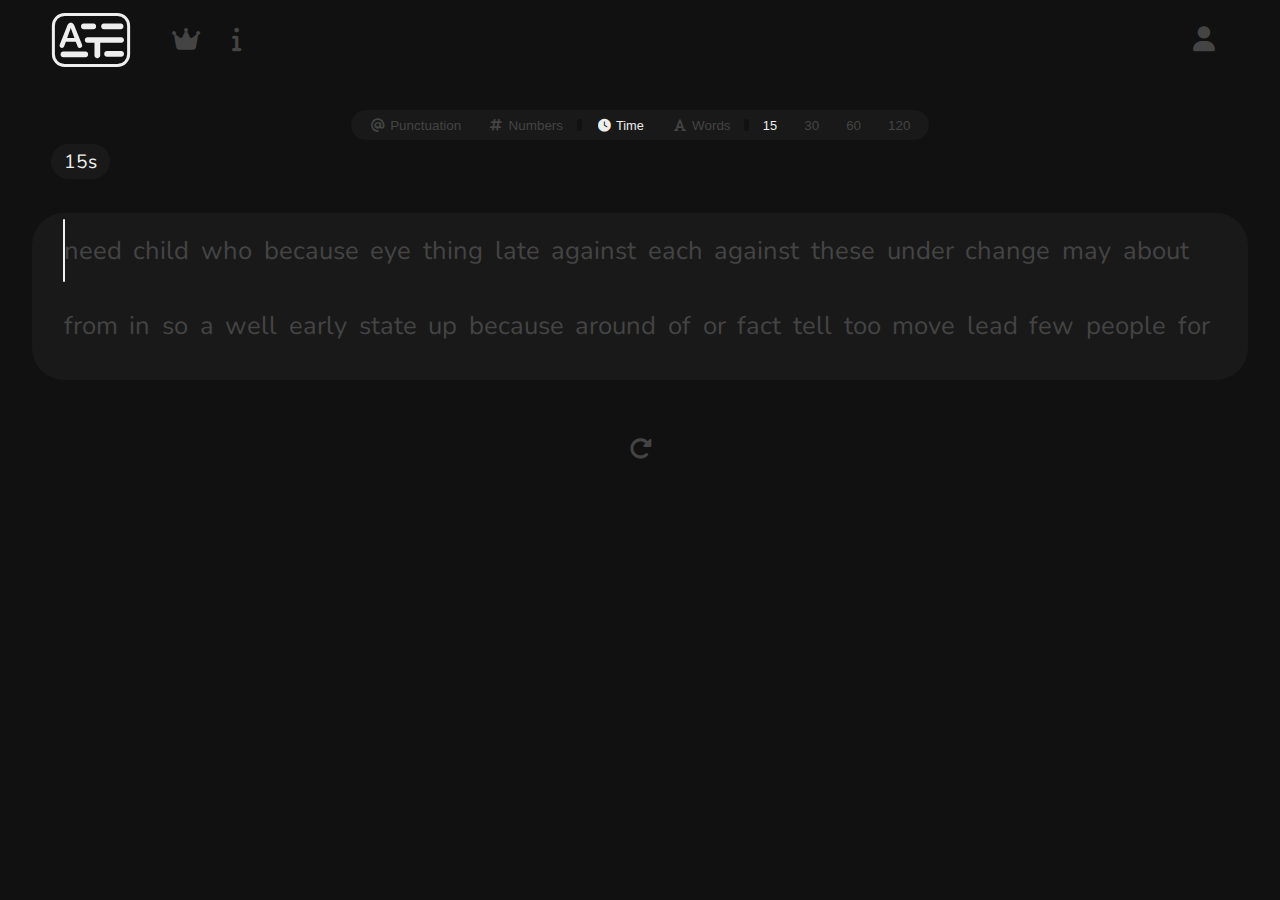
<file: index.html>
<!DOCTYPE html>
<html lang="en">
  <head>
    <meta charset="UTF-8" />
    <meta
      name="viewport"
      content="width=device-width, initial-scale=1.00, minimum-scale=1.00, maximum-scale=1.00, user-scalable=no"
    />
    <link rel="preconnect" href="https://fonts.googleapis.com" />
    <link rel="preconnect" href="https://fonts.gstatic.com" crossorigin />
    <link
      href="https://fonts.googleapis.com/css2?family=Lexend+Deca:wght@100..900&display=swap"
      rel="stylesheet"
    />
    <link rel="preconnect" href="https://fonts.googleapis.com" />
    <link rel="preconnect" href="https://fonts.gstatic.com" crossorigin />
    <link
      rel="stylesheet"
      href="https://fonts.googleapis.com/css2?family=Material+Symbols+Outlined:opsz,wght,FILL,GRAD@20..48,100..700,0..1,-50..200&icon_names=info"
    />
    <link
      href="https://fonts.googleapis.com/css2?family=Nunito:ital,wght@0,200..1000;1,200..1000&display=swap"
      rel="stylesheet"
    />
    <link
      rel="stylesheet"
      href="https://cdnjs.cloudflare.com/ajax/libs/font-awesome/6.4.2/css/all.min.css"
    />
    <link rel="stylesheet" href="./styles.css" />
    <link
      rel="stylesheet"
      href="https://fonts.googleapis.com/css2?family=Material+Symbols+Outlined:opsz,wght,FILL,GRAD@20..48,100..700,0..1,-50..200&icon_names=schedule"
    />
    <link rel="icon" type="image/x-icon" sizes="32x32" href="A-Type-Logo.ico" />
    <title>A-type | A minimalistic typing test website</title>
    <meta
      name="description"
      content="typing test website with a minimal design. Test yourself in various modes, track your progress and improve your speed."
    />
    <meta
      name="keywords"
      content="typing speed test, typing speedtest, typing test, speedtest, speed test, typing, test, typing-test, typing test, types, type, wpm, words per minute, typing website, minimalistic, custom typing test, customizable, customisable, themes, random words, smooth caret, smooth, new, new typing site, new typing website, minimalist typing website, minimalistic typing website, minimalist typing test"
    />
    <meta
      property="og:title"
      content="A-Type | A minimalistic typing test website"
    />
    <meta property="og:type" content="website" />
    <script type="module" src="./scripts.js"></script>
  </head>
  <body>
    <section class="header">
      <div>
        <img
          src="logo.svg"
          alt="logo"
          onclick="window.open('./index.html', '_parent')"
        />
        <h1>A-Type</h1>
      </div>
      <div class="hsbtns">
        <button onclick="window.open('./leaderboard.html', '_parent')">
          <div class="icon-container">
            <i class="fas fa-fw fa-crown fa-lg"></i>
          </div>
        </button>
        <button onclick="window.open('./info.html', '_parent')">
          <div class="icon-container">
            <i class="fas fa-fw fa-info fa-lg"></i>
          </div>
        </button>
      </div>
      <div class="hebtns">
        <button onclick="window.open('./login.html', '_parent')">
          <div class="icon-container">
            <i class="fas fa-fw fa-user fa-lg"></i>
          </div>
        </button>
      </div>
    </section>
    <section class="main" id="main">
      <div class="container" id="container">
        <div class="controls-line">
          <div class="controls">
            <div class="buttons">
              <button id="punctuation">
                <i class="fas fa-fw fa-at"></i>
                Punctuation
              </button>
              <button id="numbers">
                <i class="fas fa-fw fa-hashtag"></i>
                Numbers
              </button>
              <div class="hr"></div>
              <button id="time-button">
                <i class="fas fa-fw fa-clock"></i>
                Time
              </button>
              <button id="words-button">
                <i class="fas fa-fw fa-font"></i>
                Words
              </button>
              <div class="hr"></div>
              <button class="btn1" id="btn1">10</button>
              <button class="btn2" id="btn2">25</button>
              <button class="btn3" id="btn3">50</button>
              <button class="btn4" id="btn4">100</button>
            </div>
            <div class="mobile-button">
              <i class="fas fa-bars"></i>
              <pre> Controls</pre>
            </div>
          </div>
        </div>
        <div class="typing-area" id="area">
          <span class="typing-lines" id="words"> </span>
        </div>
        <div class="timer" id="timer">
          <p class="timernum">15s</p>
        </div>
        <div class="reset">
          <button>
            <i id="reset-button" class="fas fa-rotate-right"></i>
          </button>
        </div>
      </div>
      <div class="mobile-menu hidden" id="mobileMenu">
        <button id="punctuation-mobile">
          <i class="fas fa-fw fa-at"></i>
          Punctuation
        </button>
        <button id="numbers-mobile">
          <i class="fas fa-fw fa-hashtag"></i>
          Numbers
        </button>
        <div class="hr2"></div>
        <button id="time-mobile">
          <i class="fas fa-fw fa-clock"></i>
          Time
        </button>
        <button id="words-mobile">
          <i class="fas fa-fw fa-font"></i>
          Words
        </button>
        <div class="hr2"></div>
        <button id="btn1-mobile">10</button>
        <button id="btn2-mobile">25</button>
        <button id="btn3-mobile">50</button>
        <button id="btn4-mobile">100</button>
      </div>
      <div id="container2">
        <div class="container2">
          <div class="list">
            <table>
              <tr>
                <th>wpm</th>
                <th>raw wpm</th>
                <th>characters</th>
                <th>acc</th>
                <th>time</th>
              </tr>
              <tr>
                <td id="wpm"></td>
                <td id="rawwpm"></td>
                <td class="hover" id="characters"></td>
                <td id="acc"></td>
                <td id="time"></td>
              </tr>
            </table>
          </div>
        </div>
        <div class="back-btn">
          <button id="back-button">
            <i class="fa-solid fa-angle-left"></i>
          </button>
        </div>
      </div>
    </section>
  </body>
</html>
</file>
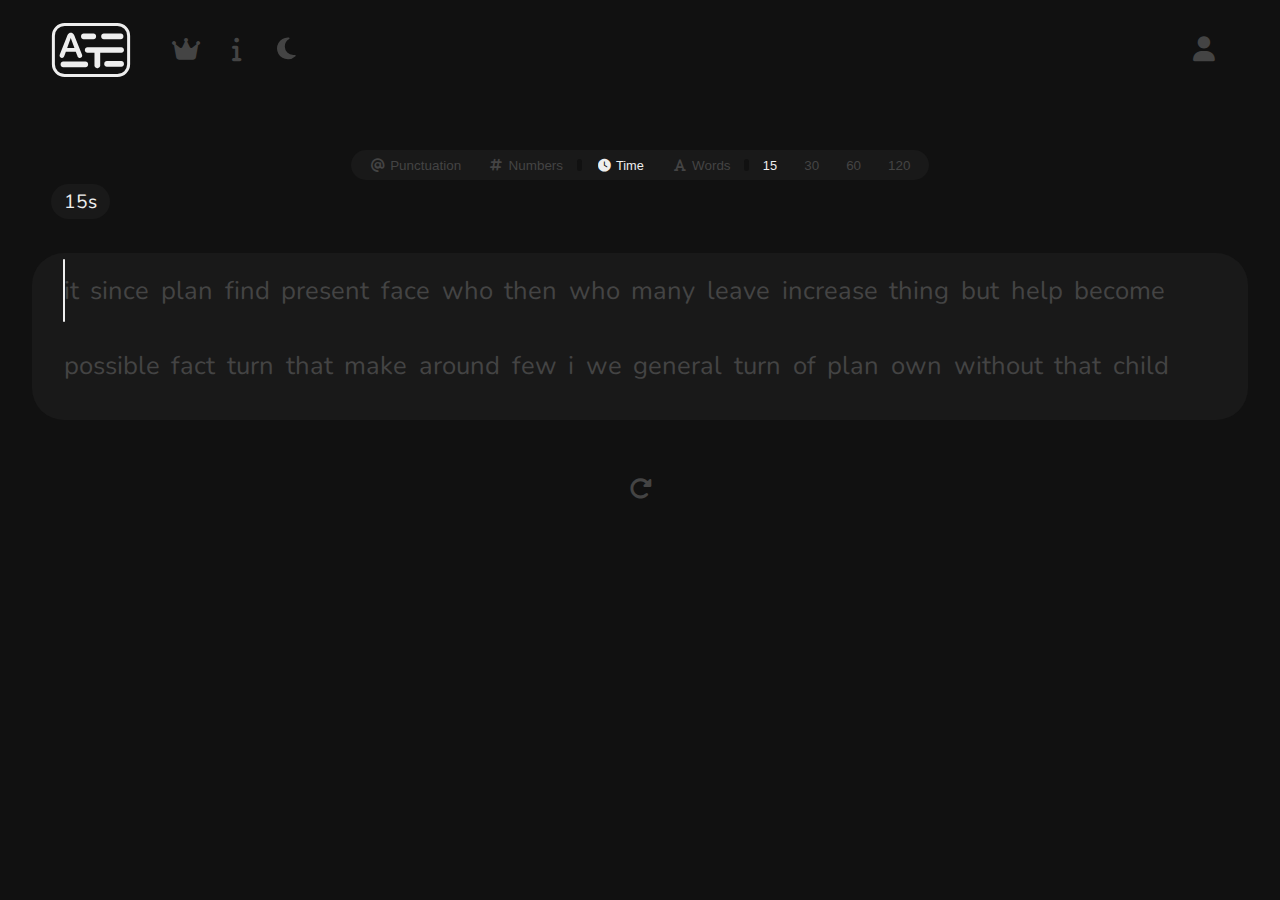
<file: docs/index.html>
<!DOCTYPE html>
<html lang="en">
  <head>
    <meta charset="UTF-8" />
    <meta
      name="viewport"
      content="width=device-width, initial-scale=1.00, minimum-scale=1.00, maximum-scale=1.00, user-scalable=no"
    />
    <link rel="preconnect" href="https://fonts.googleapis.com" />
    <link rel="preconnect" href="https://fonts.gstatic.com" crossorigin />
    <link
      href="https://fonts.googleapis.com/css2?family=Lexend+Deca:wght@100..900&display=swap"
      rel="stylesheet"
    />
    <link rel="preconnect" href="https://fonts.googleapis.com" />
    <link rel="preconnect" href="https://fonts.gstatic.com" crossorigin />
    <link
      rel="stylesheet"
      href="https://fonts.googleapis.com/css2?family=Material+Symbols+Outlined:opsz,wght,FILL,GRAD@20..48,100..700,0..1,-50..200&icon_names=info"
    />
    <link
      href="https://fonts.googleapis.com/css2?family=Nunito:ital,wght@0,200..1000;1,200..1000&display=swap"
      rel="stylesheet"
    />
    <link
      rel="stylesheet"
      href="https://cdnjs.cloudflare.com/ajax/libs/font-awesome/6.4.2/css/all.min.css"
    />
    <link rel="stylesheet" href="styles.css" />
    <link
      rel="stylesheet"
      href="https://fonts.googleapis.com/css2?family=Material+Symbols+Outlined:opsz,wght,FILL,GRAD@20..48,100..700,0..1,-50..200&icon_names=schedule"
    />
    <link
      rel="icon"
      type="image/x-icon"
      sizes="32x32"
      href="/assets/Logo/favicon/A-Type-Logo.ico"
    />
    <title>A-type | A minimalistic typing test website</title>
    <meta
      name="description"
      content="typing test website with a minimal design. Test yourself in various modes, track your progress and improve your speed."
    />
    <meta
      name="keywords"
      content="typing speed test, typing speedtest, typing test, speedtest, speed test, typing, test, typing-test, typing test, types, type, wpm, words per minute, typing website, minimalistic, custom typing test, customizable, customisable, themes, random words, smooth caret, smooth, new, new typing site, new typing website, minimalist typing website, minimalistic typing website, minimalist typing test"
    />
    <meta
      property="og:title"
      content="A-Type | A minimalistic typing test website"
    />
    <meta property="og:type" content="website" />
    <script type="module" src="scripts.js" defer></script>
  </head>
  <body>
    <section class="header">
      <div>
        <img
          src="/assets/Logo/logo.svg"
          alt="logo"
          onclick="window.open('/docs/index.html', '_parent')"
        />
        <h1>A-Type</h1>
      </div>
      <div class="hsbtns">
        <button
          onclick="window.open('/docs/leaderboard/leaderboard.html', '_parent')"
        >
          <div class="icon-container">
            <i class="fas fa-fw fa-crown fa-lg"></i>
          </div>
        </button>
        <button onclick="window.open('/docs/info/info.html', '_parent')">
          <div class="icon-container">
            <i class="fas fa-fw fa-info fa-lg"></i>
          </div>
        </button>
        <button id="theme-toggle">
          <div class="icon-container">
            <i class="fas fa-fw fa-moon fa-lg"></i>
          </div>
        </button>
      </div>
      <div class="hebtns">
        <button onclick="window.open('/docs/login/login.html', '_parent')">
          <div class="icon-container">
            <i class="fas fa-fw fa-user fa-lg"></i>
          </div>
        </button>
      </div>
    </section>
    <section class="main" id="main">
      <div class="container" id="container">
        <div class="controls-line">
          <div class="controls">
            <div class="buttons">
              <button id="punctuation">
                <i class="fas fa-fw fa-at"></i>
                Punctuation
              </button>
              <button id="numbers">
                <i class="fas fa-fw fa-hashtag"></i>
                Numbers
              </button>
              <div class="hr"></div>
              <button id="time-button">
                <i class="fas fa-fw fa-clock"></i>
                Time
              </button>
              <button id="words-button">
                <i class="fas fa-fw fa-font"></i>
                Words
              </button>
              <div class="hr"></div>
              <button class="btn1" id="btn1">10</button>
              <button class="btn2" id="btn2">25</button>
              <button class="btn3" id="btn3">50</button>
              <button class="btn4" id="btn4">100</button>
            </div>
            <div class="mobile-button">
              <i class="fas fa-bars"></i>
              <pre> Controls</pre>
            </div>
          </div>
        </div>
        <div class="typing-area" id="area">
          <span class="typing-lines" id="words"> </span>
        </div>
        <div class="timer" id="timer">
          <p class="timernum">15s</p>
        </div>
        <div class="reset">
          <button>
            <i id="reset-button" class="fas fa-rotate-right"></i>
          </button>
        </div>
      </div>
      <div class="mobile-menu hidden" id="mobileMenu">
        <button id="punctuation-mobile">
          <i class="fas fa-fw fa-at"></i>
          Punctuation
        </button>
        <button id="numbers-mobile">
          <i class="fas fa-fw fa-hashtag"></i>
          Numbers
        </button>
        <div class="hr2"></div>
        <button id="time-mobile">
          <i class="fas fa-fw fa-clock"></i>
          Time
        </button>
        <button id="words-mobile">
          <i class="fas fa-fw fa-font"></i>
          Words
        </button>
        <div class="hr2"></div>
        <button id="btn1-mobile">10</button>
        <button id="btn2-mobile">25</button>
        <button id="btn3-mobile">50</button>
        <button id="btn4-mobile">100</button>
      </div>
      <div id="container2">
        <div class="container2">
          <div class="list">
            <table>
              <tr>
                <th>wpm</th>
                <th>raw wpm</th>
                <th>characters</th>
                <th>acc</th>
                <th>time</th>
              </tr>
              <tr>
                <td id="wpm"></td>
                <td id="rawwpm"></td>
                <td class="hover" id="characters"></td>
                <td id="acc"></td>
                <td id="time"></td>
              </tr>
            </table>
          </div>
        </div>
        <div class="back-btn">
          <button id="back-button">
            <i class="fa-solid fa-angle-left"></i>
          </button>
        </div>
      </div>
    </section>
  </body>
</html>
</file>
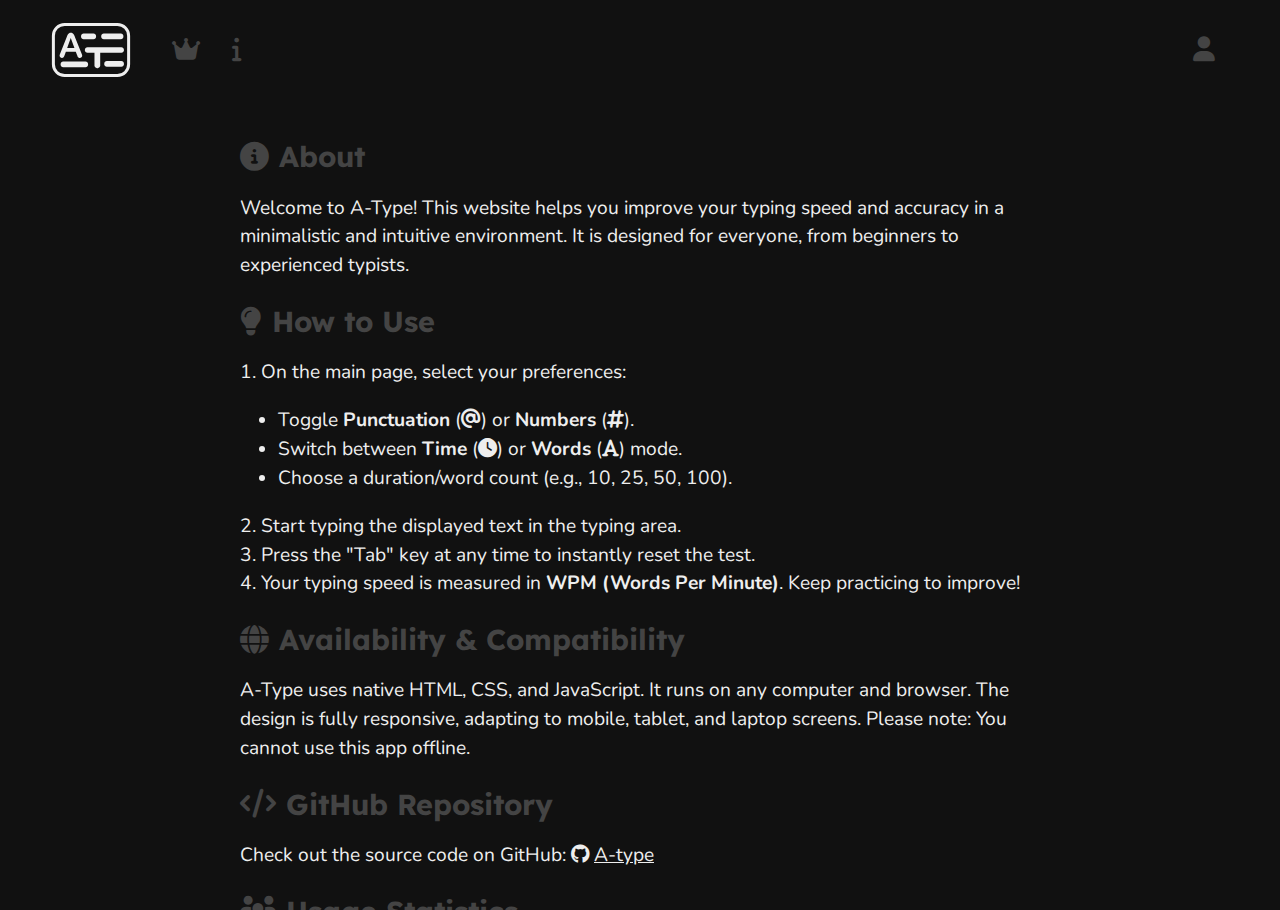
<file: info.html>
<!DOCTYPE html>
<html lang="en">
  <head>
    <meta charset="UTF-8" />
    <meta
      name="viewport"
      content="width=device-width, initial-scale=1.00, minimum-scale=1.00, maximum-scale=1.00, user-scalable=no"
    />
    <link rel="preconnect" href="https://fonts.googleapis.com" />
    <link rel="preconnect" href="https://fonts.gstatic.com" crossorigin />
    <link
      href="https://fonts.googleapis.com/css2?family=Lexend+Deca:wght@100..900&display=swap"
      rel="stylesheet"
    />
    <link rel="preconnect" href="https://fonts.googleapis.com" />
    <link rel="preconnect" href="https://fonts.gstatic.com" crossorigin />
    <link
      rel="stylesheet"
      href="https://fonts.googleapis.com/css2?family=Material+Symbols+Outlined:opsz,wght,FILL,GRAD@20..48,100..700,0..1,-50..200"
    />
    <link
      href="https://fonts.googleapis.com/css2?family=Nunito:ital,wght@0,200..1000;1,200..1000&display=swap"
      rel="stylesheet"
    />
    <link
      rel="stylesheet"
      href="https://cdnjs.cloudflare.com/ajax/libs/font-awesome/6.4.2/css/all.min.css"
    />
    <link rel="icon" type="image/x-icon" sizes="32x32" href="A-Type-Logo.ico" />
    <link rel="stylesheet" href="./info.css" />
    <title>A-type | Info</title>
    <meta
      name="description"
      content="Learn how to use A-Type, a minimalistic typing test website. Improve your typing speed and accuracy."
    />
    <meta
      name="keywords"
      content="typing speed test, typing test, wpm, minimalistic typing website, instructions"
    />
    <meta property="og:title" content="A-Type | Info" />
    <meta property="og:type" content="website" />
    <script type="module" src="./info.js"></script>
  </head>
  <body>
    <section class="header">
      <div>
        <img
          src="logo.svg"
          alt="logo"
          onclick="window.open('./index.html', '_parent')"
        />
        <h1>A-Type</h1>
      </div>
      <div class="hsbtns">
        <button onclick="window.open('./leaderboard.html', '_parent')">
          <div class="icon-container">
            <i class="fas fa-fw fa-crown fa-lg"></i>
          </div>
        </button>
        <button onclick="window.open('./info.html', '_parent')">
          <div class="icon-container">
            <i class="fas fa-fw fa-info fa-lg"></i>
          </div>
        </button>
      </div>
      <div class="hebtns">
        <button onclick="window.open('./login.html', '_parent')">
          <div class="icon-container">
            <i class="fas fa-fw fa-user fa-lg"></i>
          </div>
        </button>
      </div>
    </section>
    <section class="main">
      <div class="container">
        <div class="about">
          <h2><i class="fas fa-info-circle"></i> About</h2>
          <p>
            Welcome to A-Type! This website helps you improve your typing speed
            and accuracy in a minimalistic and intuitive environment. It is
            designed for everyone, from beginners to experienced typists.
          </p>
        </div>
        <div class="how">
          <h2><i class="fa-solid fa-lightbulb"></i> How to Use</h2>
          <p>1. On the main page, select your preferences:</p>
          <ul>
            <li>
              Toggle <b>Punctuation</b> (<i class="fas fa-at"></i>) or
              <b>Numbers</b> (<i class="fas fa-hashtag"></i>).
            </li>
            <li>
              Switch between <b>Time</b> (<i class="fas fa-clock"></i>) or
              <b>Words</b> (<i class="fas fa-font"></i>) mode.
            </li>
            <li>Choose a duration/word count (e.g., 10, 25, 50, 100).</li>
          </ul>
          <p>
            2. Start typing the displayed text in the typing area.<br />
            3. Press the "Tab" key at any time to instantly reset the test.<br />
            4. Your typing speed is measured in <b>WPM (Words Per Minute)</b>.
            Keep practicing to improve!
          </p>
        </div>
        <div class="availablility">
          <h2><i class="fas fa-globe"></i> Availability &amp; Compatibility</h2>
          <p>
            A-Type uses native HTML, CSS, and JavaScript. It runs on any
            computer and browser. The design is fully responsive, adapting to
            mobile, tablet, and laptop screens. Please note: You cannot use this
            app offline.
          </p>
        </div>
        <div class="github">
          <h2><i class="fas fa-code"></i> GitHub Repository</h2>
          <p>
            Check out the source code on GitHub:
            <a
              href="https://github.com/developers-together/A-type"
              target="_blank"
              ><i class="fa-brands fa-github github-icon"></i>A-type</a
            >
          </p>
        </div>
        <div class="stat">
          <h2><i class="fas fa-users"></i> Usage Statistics</h2>
          <p>Tests completed by users: <span id="test-count">0</span></p>
        </div>
        <div class="cost">
          <h2><i class="fas fa-money-bill-alt"></i> Cost</h2>
          <p>
            This website is completely free to use. No subscriptions, no hidden
            fees.
          </p>
        </div>
        <div class="dev">
          <h2><i class="fas fa-user-friends"></i> Developers</h2>
          <p>Meet the team behind A-Type:</p>
          <h3>
            <button class="collapsible-btn" data-target="#web-project-content">
              Web Project
            </button>
          </h3>
          <div id="web-project-content" class="hidden">
            <ul>
              <li>Abdallah elrouby - 320230016</li>
              <li>Adham haitham - 320230021</li>
              <li>Ahmed mohamed - 320230062</li>
              <li>Ezzeldin Shadi - 320220038</li>
              <li>Mohamed adham - 320230001</li>
              <li>Mohamed hussein - 320230008</li>
              <li>Omar sayed - 320230020</li>
              <li>Shehab mohamed - 320230009</li>
              <li>Ziad elsayed - 320230025</li>
              <li>Ziad gaber - 320230015</li>
            </ul>
          </div>
          <h3>
            <button
              class="collapsible-btn"
              data-target="#software-project-content"
            >
              Software Project
            </button>
          </h3>
          <div id="software-project-content" class="hidden">
            <ul>
              <li>Adham haitham - 320230021</li>
              <li>Mohamed adham - 320230001</li>
              <li>Mohamed hussein - 320230008</li>
              <li>Shehab mohamed - 320230009</li>
              <li>Ziad elsayed - 320230025</li>
            </ul>
          </div>
        </div>
      </div>
    </section>
  </body>
</html>
</file>
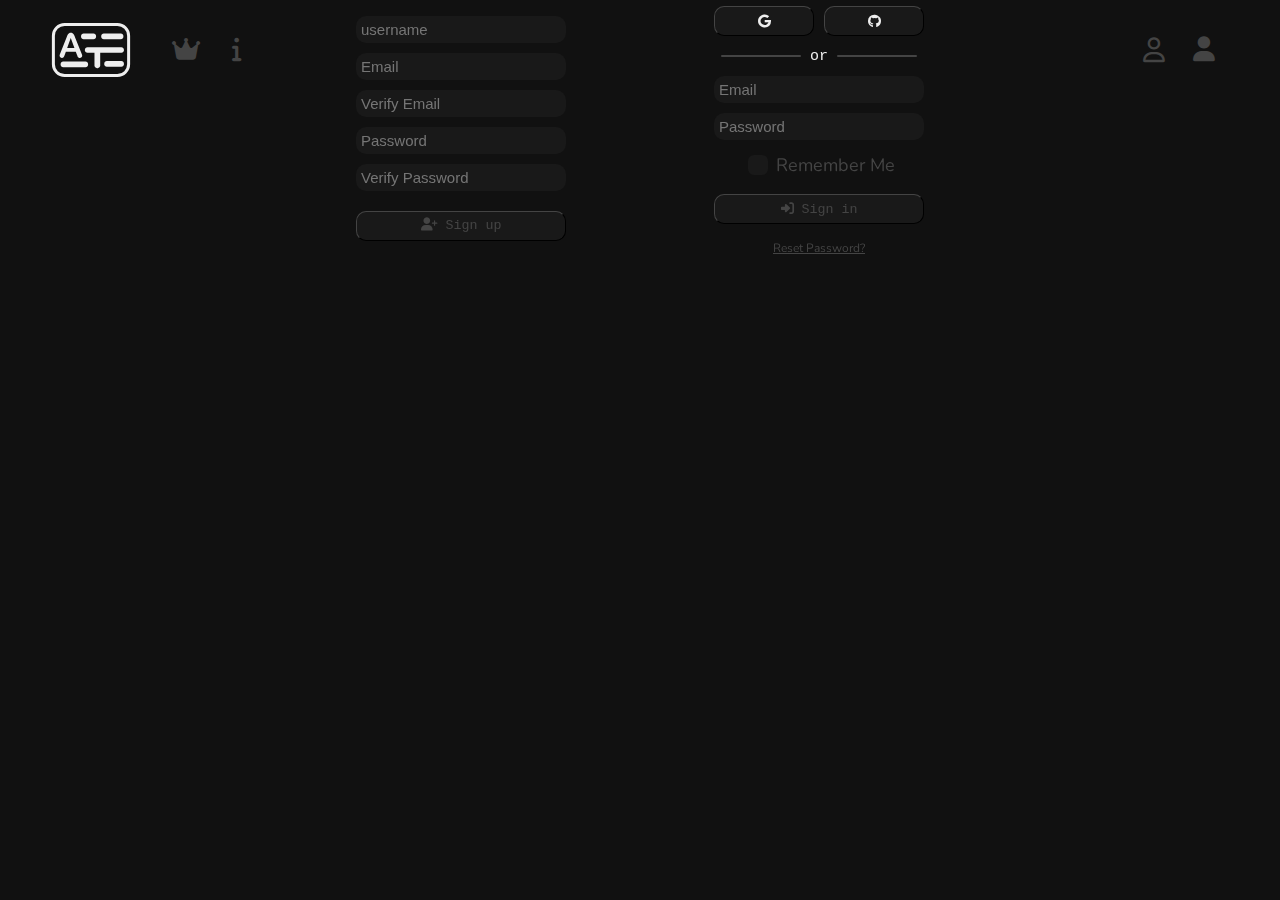
<file: login.html>
<!DOCTYPE html>
<html lang="en">
  <head>
    <meta charset="UTF-8" />
    <meta name="viewport" content="width=device-width, initial-scale=1.0" />
    <meta
      name="viewport"
      content="width=device-width, initial-scale=1.00, minimum-scale=1.00, maximum-scale=1.00, user-scalable=no"
    />
    <link rel="preconnect" href="https://fonts.googleapis.com" />
    <link rel="preconnect" href="https://fonts.gstatic.com" crossorigin />
    <link
      href="https://fonts.googleapis.com/css2?family=Lexend+Deca:wght@100..900&display=swap"
      rel="stylesheet"
    />
    <link rel="preconnect" href="https://fonts.googleapis.com" />
    <link rel="preconnect" href="https://fonts.gstatic.com" crossorigin />
    <link
      rel="stylesheet"
      href="https://fonts.googleapis.com/css2?family=Material+Symbols+Outlined:opsz,wght,FILL,GRAD@20..48,100..700,0..1,-50..200&icon_names=info"
    />
    <link
      href="https://fonts.googleapis.com/css2?family=Nunito:ital,wght@0,200..1000;1,200..1000&display=swap"
      rel="stylesheet"
    />
    <link
      rel="stylesheet"
      href="https://cdnjs.cloudflare.com/ajax/libs/font-awesome/6.4.2/css/all.min.css"
    />
    <link rel="stylesheet" href="./login.css" />
    <link
      rel="stylesheet"
      href="https://fonts.googleapis.com/css2?family=Material+Symbols+Outlined:opsz,wght,FILL,GRAD@20..48,100..700,0..1,-50..200&icon_names=schedule"
    />
    <link rel="icon" type="image/x-icon" sizes="32x32" href="A-Type-Logo.ico" />
    <script type="module" src="./login.js"></script>
    <title>A-type | A minimalistic typing test website</title>
  </head>
  <body>
    <section class="header">
      <div>
        <img
          src="logo.svg"
          alt="logo"
          onclick="window.open('./index.html', '_parent')"
        />
        <h1>A-Type</h1>
      </div>
      <div class="hsbtns">
        <button onclick="window.open('./leaderboard.html', '_parent')">
          <div class="icon-container">
            <i class="fas fa-fw fa-crown fa-lg"></i>
          </div>
        </button>
        <button onclick="window.open('./info.html', '_parent')">
          <div class="icon-container">
            <i class="fas fa-fw fa-info fa-lg"></i>
          </div>
        </button>
      </div>
      <div class="hebtns">
        <button <button onclick="window.open('./profile.html', '_parent')">
          <div class="icon-container">
            <i class="fa-regular fa-user"></i>
          </div>
        </button>
        <button onclick="window.open('./login.html', '_parent')">
          <div class="icon-container">
            <i class="fas fa-fw fa-user fa-lg"></i>
          </div>
        </button>
      </div>
    </section>
    <section class="main">
      <div class="container">
        <div class="signup">
          <pre><i class="fa-solid fa-user-plus"></i> Register</pre>
          <form id="signup-form">
            <input type="text" placeholder="username" />
            <input type="email" placeholder="Email" />
            <input type="email" placeholder="Verify Email" />
            <input type="password" placeholder="Password" />
            <input type="password" placeholder="Verify Password" />
            <button class="button" id="signup-button" type="submit" disabled>
              <pre><i class="fa-solid fa-user-plus"></i> Sign up</pre>
              <!-- <input type="submit" value="" hidden /> -->
            </button>
          </form>
        </div>
        <div class="login" id="login-form">
          <pre><i class="fa-solid fa-right-to-bracket"></i> Login</pre>
          <div class="auth">
            <button>
              <i class="fa-brands fa-google"></i>
            </button>
            <button>
              <i class="fa-brands fa-github"></i>
            </button>
          </div>
          <div class="or-line">
            <div class="hr"></div>
            <pre> or </pre>
            <div class="hr"></div>
          </div>
          <form>
            <input type="email" placeholder="Email" /> <br />
            <input type="password" placeholder="Password" /> <br />
            <div class="rememberme">
              <input type="checkbox" /> <label>Remember Me</label>
            </div>
            <br />
            <button class="button" id="login-button" type="submit" disabled>
              <pre><i class="fa-solid fa-right-to-bracket"></i> Sign in</pre>
            </button>
            <br />
          </form>
          <a href="" target="">Reset Password?</a>
        </div>
      </div>
    </section>
  </body>
</html>
</file>
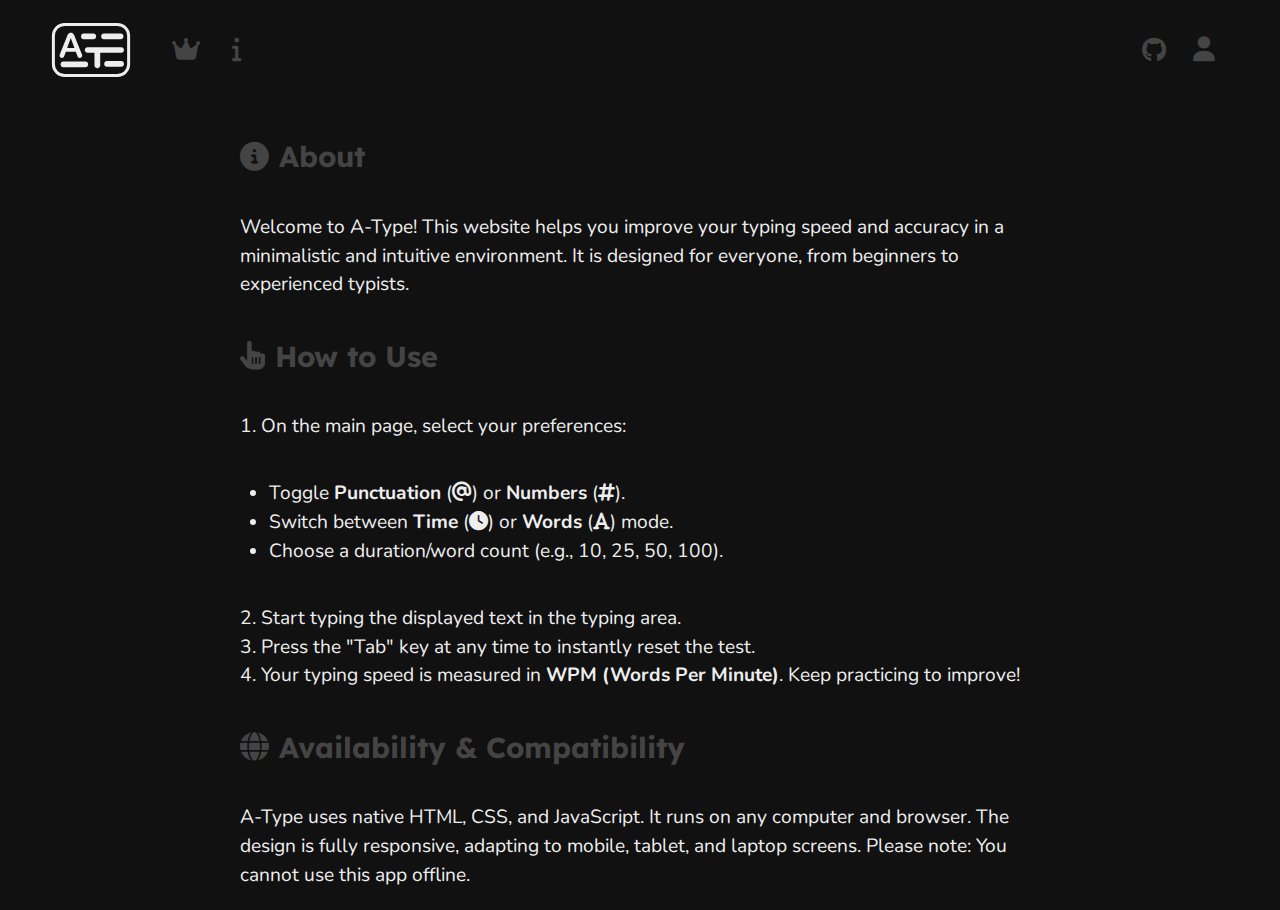
<file: docs/info/info.html>
<!DOCTYPE html>
<html lang="en">
  <head>
    <meta charset="UTF-8" />
    <meta
      name="viewport"
      content="width=device-width, initial-scale=1.00, minimum-scale=1.00, maximum-scale=1.00, user-scalable=no"
    />
    <link rel="preconnect" href="https://fonts.googleapis.com" />
    <link rel="preconnect" href="https://fonts.gstatic.com" crossorigin />
    <link
      href="https://fonts.googleapis.com/css2?family=Lexend+Deca:wght@100..900&display=swap"
      rel="stylesheet"
    />
    <link rel="preconnect" href="https://fonts.googleapis.com" />
    <link rel="preconnect" href="https://fonts.gstatic.com" crossorigin />
    <link
      rel="stylesheet"
      href="https://fonts.googleapis.com/css2?family=Material+Symbols+Outlined:opsz,wght,FILL,GRAD@20..48,100..700,0..1,-50..200"
    />
    <link
      href="https://fonts.googleapis.com/css2?family=Nunito:ital,wght@0,200..1000;1,200..1000&display=swap"
      rel="stylesheet"
    />
    <link
      rel="stylesheet"
      href="https://cdnjs.cloudflare.com/ajax/libs/font-awesome/6.4.2/css/all.min.css"
    />
    <link
      rel="icon"
      type="image/x-icon"
      sizes="32x32"
      href="/assets/Logo/favicon/A-Type-Logo.ico"
    />
    <link rel="stylesheet" href="info.css" />
    <title>A-type | Info</title>
    <meta
      name="description"
      content="Learn how to use A-Type, a minimalistic typing test website. Improve your typing speed and accuracy."
    />
    <meta
      name="keywords"
      content="typing speed test, typing test, wpm, minimalistic typing website, instructions"
    />
    <meta property="og:title" content="A-Type | Info" />
    <meta property="og:type" content="website" />
    <script type="module" src="info.js" defer></script>
  </head>
  <body>
    <section class="header">
      <div>
        <img
          src="/assets/Logo/logo.svg"
          alt="logo"
          onclick="window.open('/docs/index.html', '_parent')"
        />
        <h1>A-Type</h1>
      </div>
      <div class="hsbtns">
        <button
          onclick="window.open('/docs/leaderboard/leaderboard.html', '_parent')"
        >
          <div class="icon-container">
            <i class="fas fa-fw fa-crown fa-lg"></i>
          </div>
        </button>
        <button onclick="window.open('/docs/info/info.html', '_parent')">
          <div class="icon-container">
            <i class="fas fa-fw fa-info fa-lg"></i>
          </div>
        </button>
      </div>
      <div class="hebtns">
        <button
          onclick="window.open('https://github.com/developers-together/A-type', '_blank')"
        >
          <div class="icon-container">
            <i class="fa-brands fa-github"></i>
          </div>
        </button>
        <button onclick="window.open('/docs/login/login.html', '_parent')">
          <div class="icon-container">
            <i class="fas fa-fw fa-user fa-lg"></i>
          </div>
        </button>
      </div>
    </section>
    <section class="main">
      <div class="container">
        <h2><i class="fas fa-info-circle"></i> About</h2>
        <p>
          Welcome to A-Type! This website helps you improve your typing speed
          and accuracy in a minimalistic and intuitive environment. It is
          designed for everyone, from beginners to experienced typists.
        </p>
        <h2><i class="fas fa-hand-pointer"></i> How to Use</h2>
        <p>1. On the main page, select your preferences:</p>
        <ul>
          <li>
            Toggle <b>Punctuation</b> (<i class="fas fa-at"></i>) or
            <b>Numbers</b> (<i class="fas fa-hashtag"></i>).
          </li>
          <li>
            Switch between <b>Time</b> (<i class="fas fa-clock"></i>) or
            <b>Words</b> (<i class="fas fa-font"></i>) mode.
          </li>
          <li>Choose a duration/word count (e.g., 10, 25, 50, 100).</li>
        </ul>
        <p>
          2. Start typing the displayed text in the typing area.<br />
          3. Press the "Tab" key at any time to instantly reset the test.<br />
          4. Your typing speed is measured in <b>WPM (Words Per Minute)</b>.
          Keep practicing to improve!
        </p>
        <h2><i class="fas fa-globe"></i> Availability &amp; Compatibility</h2>
        <p>
          A-Type uses native HTML, CSS, and JavaScript. It runs on any computer
          and browser. The design is fully responsive, adapting to mobile,
          tablet, and laptop screens. Please note: You cannot use this app
          offline.
        </p>
        <h2><i class="fas fa-code"></i> GitHub Repository</h2>
        <p>
          Check out the source code on GitHub:
          <a
            href="https://github.com/developers-together/A-type"
            target="_blank"
            ><i class="fa-brands fa-github github-icon"></i>A-type</a
          >
        </p>
        <h2><i class="fas fa-users"></i> Usage Statistics</h2>
        <p>Tests completed by users: <span id="test-count">0</span></p>
        <h2><i class="fas fa-money-bill-alt"></i> Cost</h2>
        <p>
          This website is completely free to use. No subscriptions, no hidden
          fees.
        </p>
        <h2><i class="fas fa-user-friends"></i> Developers</h2>
        <p>Meet the team behind A-Type:</p>
        <h3>
          <button class="collapsible-btn" data-target="#web-project-content">
            Web Project
          </button>
        </h3>
        <div id="web-project-content" class="hidden">
          <ul>
            <li>Abdallah elrouby - 320230016</li>
            <li>Adham haitham - 320230021</li>
            <li>Ezzeldin Shadi - 320220038</li>
            <li>Mohamed adham - 320230001</li>
            <li>Mohamed hussein - 320230008</li>
            <li>Omar sayed - 320230020</li>
            <li>Shehab mohamed - 320230009</li>
            <li>Ziad elsayed - 320230025</li>
            <li>Ziad gaber - 320230015</li>
          </ul>
        </div>
        <h3>
          <button
            class="collapsible-btn"
            data-target="#software-project-content"
          >
            Software Project
          </button>
        </h3>
        <div id="software-project-content" class="hidden">
          <ul>
            <li>Adham haitham - 320230021</li>
            <li>Mohamed adham - 320230001</li>
            <li>Mohamed hussein - 320230008</li>
            <li>Shehab mohamed - 320230009</li>
            <li>Ziad elsayed - 320230025</li>
          </ul>
        </div>
      </div>
    </section>
  </body>
</html>
</file>
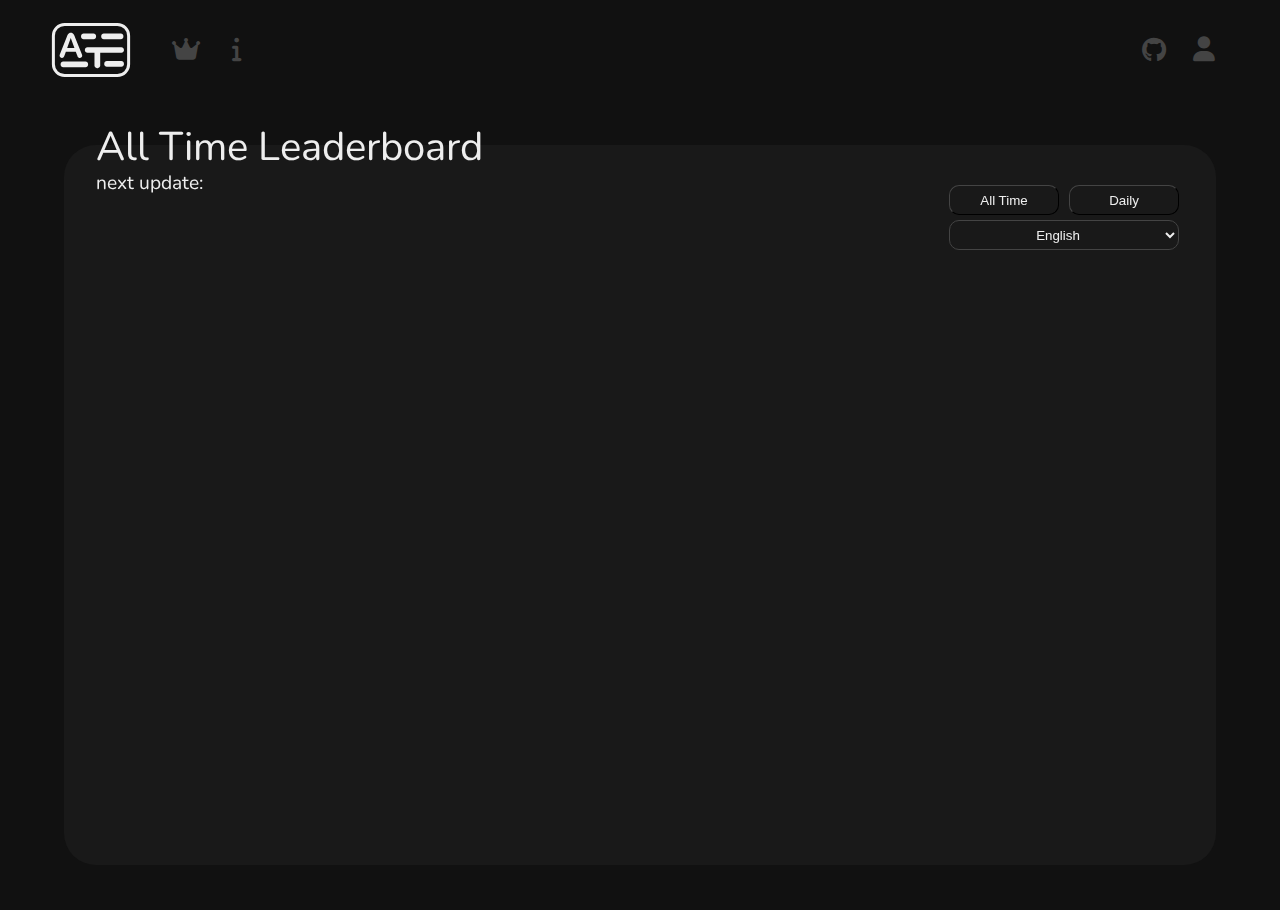
<file: docs/leaderboard/leaderboard.html>
<!DOCTYPE html>
<html lang="en">
  <head>
    <meta charset="UTF-8" />
    <meta name="viewport" content="width=device-width, initial-scale=1.0" />
    <meta
      name="viewport"
      content="width=device-width, initial-scale=1.00, minimum-scale=1.00, maximum-scale=1.00, user-scalable=no"
    />
    <link rel="preconnect" href="https://fonts.googleapis.com" />
    <link rel="preconnect" href="https://fonts.gstatic.com" crossorigin />
    <link
      href="https://fonts.googleapis.com/css2?family=Lexend+Deca:wght@100..900&display=swap"
      rel="stylesheet"
    />
    <link rel="preconnect" href="https://fonts.googleapis.com" />
    <link rel="preconnect" href="https://fonts.gstatic.com" crossorigin />
    <link
      rel="stylesheet"
      href="https://fonts.googleapis.com/css2?family=Material+Symbols+Outlined:opsz,wght,FILL,GRAD@20..48,100..700,0..1,-50..200&icon_names=info"
    />
    <link
      href="https://fonts.googleapis.com/css2?family=Nunito:ital,wght@0,200..1000;1,200..1000&display=swap"
      rel="stylesheet"
    />
    <link
      rel="stylesheet"
      href="https://cdnjs.cloudflare.com/ajax/libs/font-awesome/6.4.2/css/all.min.css"
    />
    <link rel="stylesheet" href="leaderboard.css" />
    <link
      rel="stylesheet"
      href="https://fonts.googleapis.com/css2?family=Material+Symbols+Outlined:opsz,wght,FILL,GRAD@20..48,100..700,0..1,-50..200&icon_names=schedule"
    />
    <link
      rel="icon"
      type="image/x-icon"
      sizes="32x32"
      href="/assets/Logo/favicon/A-Type-Logo.ico"
    />
    <title>A-type | A minimalistic typing test website</title>
  </head>
  <body>
    <section class="header">
      <div>
        <img
          src="/assets/Logo/logo.svg"
          alt="logo"
          onclick="window.open('/docs/index.html', '_parent')"
        />
        <h1>A-Type</h1>
      </div>
      <div class="hsbtns">
        <button
          onclick="window.open('/docs/leaderboard/leaderboard.html', '_parent')"
        >
          <div class="icon-container">
            <i class="fas fa-fw fa-crown fa-lg"></i>
          </div>
        </button>
        <button onclick="window.open('/docs/info/info.html', '_parent')">
          <div class="icon-container">
            <i class="fas fa-fw fa-info fa-lg"></i>
          </div>
        </button>
      </div>
      <div class="hebtns">
        <button
          onclick="window.open('https://github.com/developers-together/A-type.github.io', '_blank')"
        >
          <div class="icon-container">
            <i class="fa-brands fa-github"></i>
          </div>
        </button>
        <button onclick="window.open('/docs/login/login.html', '_parent')">
          <div class="icon-container">
            <i class="fas fa-fw fa-user fa-lg"></i>
          </div>
        </button>
      </div>
    </section>
    <section class="main">
      <div class="screen">
        <div class="container">
          <div class="containerhead">
            <span class="title">All Time Leaderboard</span>
            <span class="span">next update: </span>
            <div class="filters">
              <div class="buttons">
                <button>
                  <p>All Time</p>
                </button>
                <br />
                <button>
                  <p>Daily</p>
                </button>
              </div>
              <select name="languages">
                <option>English</option>
                <option>Spanish</option>
                <option>Italian</option>
              </select>
            </div>
          </div>
        </div>
      </div>
    </section>
  </body>
</html>
</file>
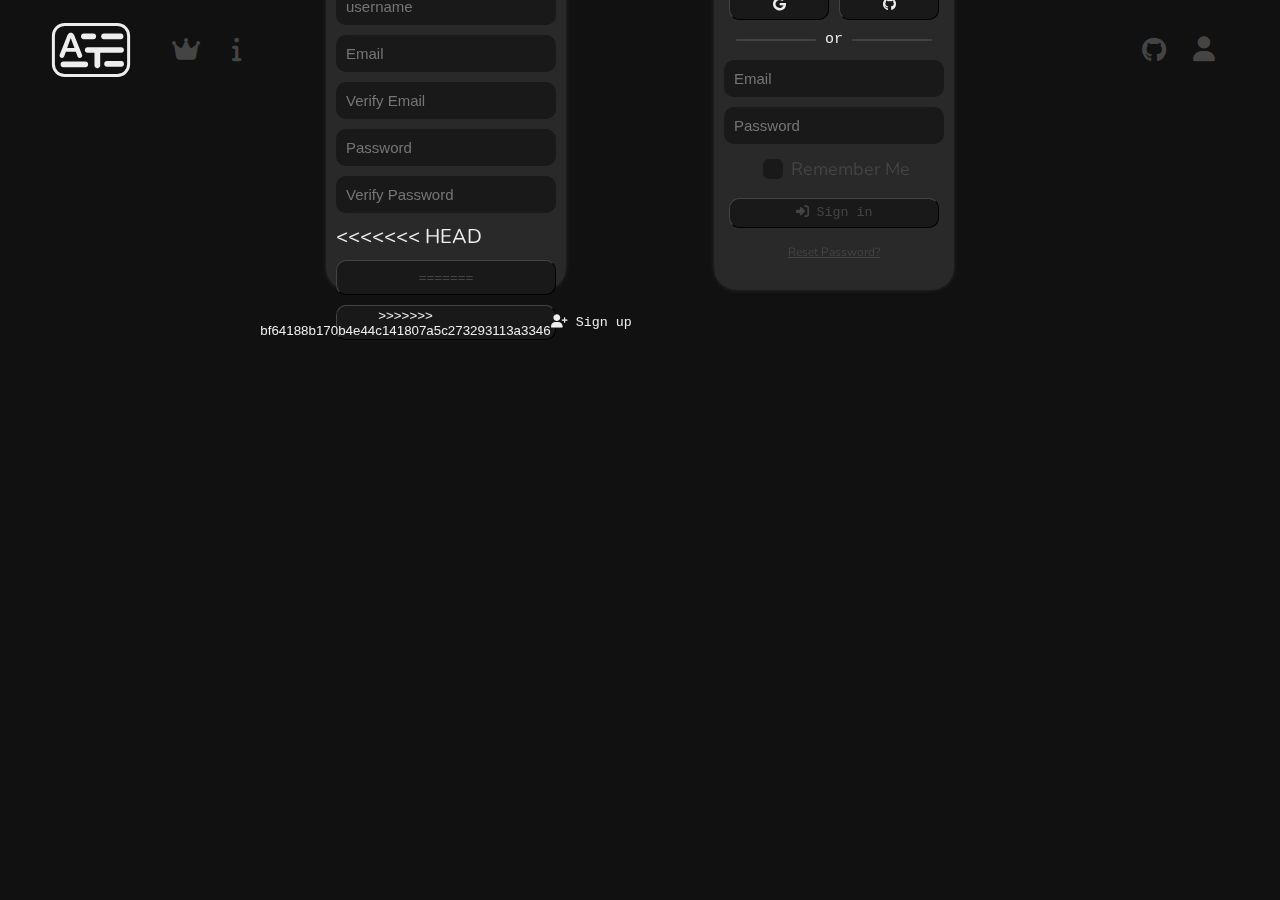
<file: docs/login/login.html>
<!DOCTYPE html>
<html lang="en">
  <head>
    <meta charset="UTF-8" />
    <meta name="viewport" content="width=device-width, initial-scale=1.0" />
    <meta
      name="viewport"
      content="width=device-width, initial-scale=1.00, minimum-scale=1.00, maximum-scale=1.00, user-scalable=no"
    />
    <link rel="preconnect" href="https://fonts.googleapis.com" />
    <link rel="preconnect" href="https://fonts.gstatic.com" crossorigin />
    <link
      href="https://fonts.googleapis.com/css2?family=Lexend+Deca:wght@100..900&display=swap"
      rel="stylesheet"
    />
    <link rel="preconnect" href="https://fonts.googleapis.com" />
    <link rel="preconnect" href="https://fonts.gstatic.com" crossorigin />
    <link
      rel="stylesheet"
      href="https://fonts.googleapis.com/css2?family=Material+Symbols+Outlined:opsz,wght,FILL,GRAD@20..48,100..700,0..1,-50..200&icon_names=info"
    />
    <link
      href="https://fonts.googleapis.com/css2?family=Nunito:ital,wght@0,200..1000;1,200..1000&display=swap"
      rel="stylesheet"
    />
    <link
      rel="stylesheet"
      href="https://cdnjs.cloudflare.com/ajax/libs/font-awesome/6.4.2/css/all.min.css"
    />
    <link rel="stylesheet" href="login.css" />
    <link
      rel="stylesheet"
      href="https://fonts.googleapis.com/css2?family=Material+Symbols+Outlined:opsz,wght,FILL,GRAD@20..48,100..700,0..1,-50..200&icon_names=schedule"
    />
    <link
      rel="icon"
      type="image/x-icon"
      sizes="32x32"
      href="/assets/Logo/favicon/A-Type-Logo.ico"
    />
    <title>A-type | A minimalistic typing test website</title>
  </head>
  <body>
    <section class="header">
      <div>
        <img
          src="/assets/Logo/logo.svg"
          alt="logo"
          onclick="window.open('/docs/index.html', '_parent')"
        />
        <h1>A-Type</h1>
      </div>
      <div class="hsbtns">
        <button
          onclick="window.open('/docs/leaderboard/leaderboard.html', '_parent')"
        >
          <div class="icon-container">
            <i class="fas fa-fw fa-crown fa-lg"></i>
          </div>
        </button>
        <button onclick="window.open('/docs/info/info.html', '_parent')">
          <div class="icon-container">
            <i class="fas fa-fw fa-info fa-lg"></i>
          </div>
        </button>
      </div>
      <div class="hebtns">
        <button
          onclick="window.open('https://github.com/developers-together/A-type.github.io', '_blank')"
        >
          <div class="icon-container">
            <i class="fa-brands fa-github"></i>
          </div>
        </button>
        <button onclick="window.open('/docs/login/login.html', '_parent')">
          <div class="icon-container">
            <i class="fas fa-fw fa-user fa-lg"></i>
          </div>
        </button>
      </div>
    </section>
    <section class="main">
      <div class="container">
        <div class="signup">
          <pre><i class="fa-solid fa-user-plus"></i> Register</pre>
          <form id="signup-form">
            <input type="text" placeholder="username" />
            <input type="email" placeholder="Email" />
            <input type="email" placeholder="Verify Email" />
            <input type="password" placeholder="Password" />
            <input type="password" placeholder="Verify Password" />
<<<<<<< HEAD
            <button class="button" id ="signup-button" type="submit" disabled>
=======
            <button id="signup-button" type="submit" disabled>
>>>>>>> bf64188b170b4e44c141807a5c273293113a3346
              <pre><i class="fa-solid fa-user-plus"></i> Sign up</pre>
              <!-- <input type="submit" value="" hidden /> -->
            </button>
          </form>
        </div>
        <div class="login" id="login-form">
          <pre><i class="fa-solid fa-right-to-bracket"></i> Login</pre>
          <div class="auth">
            <button>
              <i class="fa-brands fa-google"></i>
            </button>
            <button>
              <i class="fa-brands fa-github"></i>
            </button>
          </div>
          <div class="or-line">
            <div class="hr"></div>
            <pre> or </pre>
            <div class="hr"></div>
          </div>
          <form>
            <input type="email" placeholder="Email" /> <br />
            <input type="password" placeholder="Password" /> <br />
            <div class="rememberme">
              <input type="checkbox" /> <label>Remember Me</label>
            </div>
            <br />
            <button class="button" id="login-button" type="submit" disabled>
              <pre><i class="fa-solid fa-right-to-bracket"></i> Sign in</pre>
            </button>
            <br />
          </form>
          <a href="" target="">Reset Password?</a>
        </div>
      </div>
    </section>
    <script type="text/javascript" src="loginscript.js"></script>
  </body>
</html>
</file>
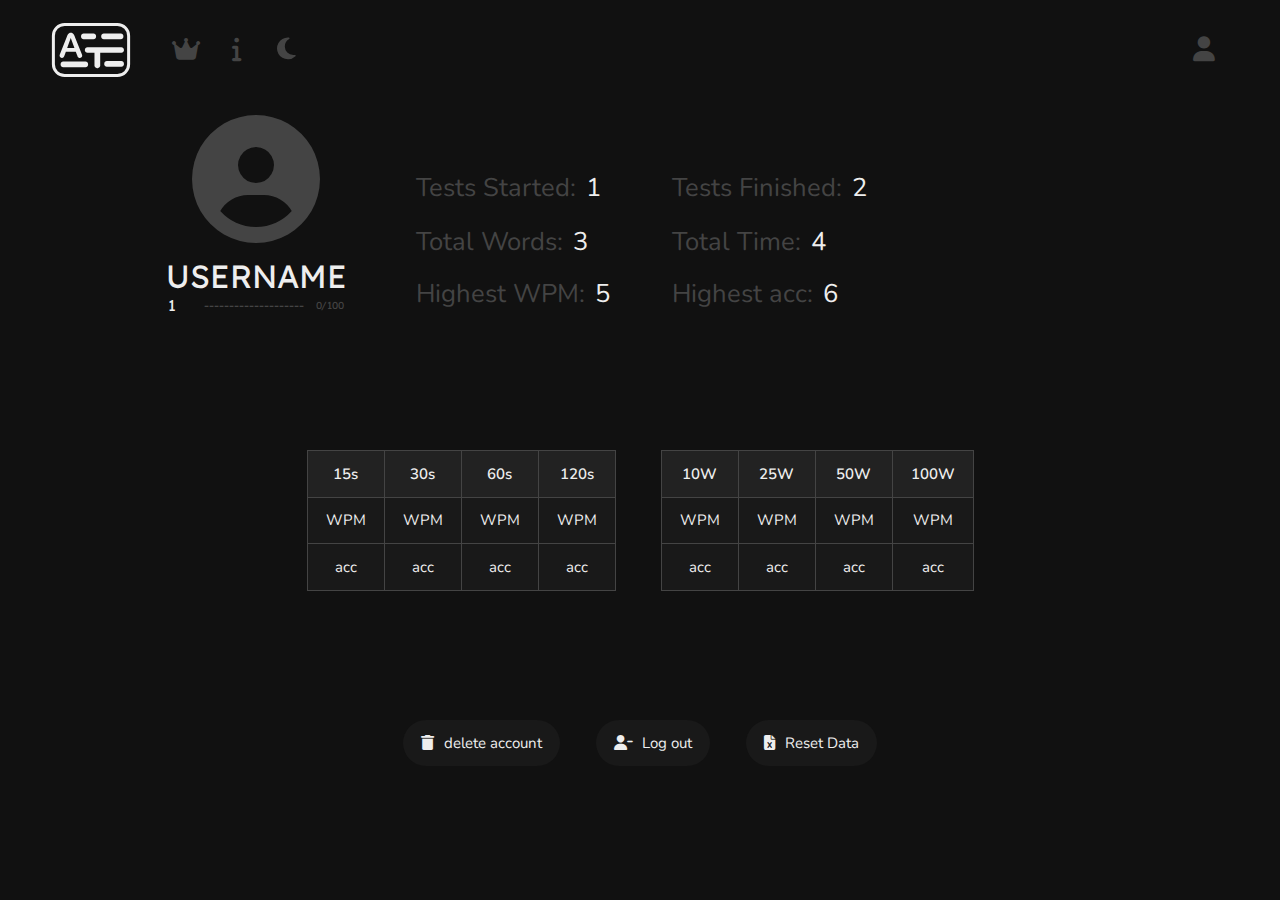
<file: docs/profile/profile.html>
<!DOCTYPE html>
<html lang="en">
  <head>
    <meta charset="UTF-8" />
    <meta name="viewport" content="width=device-width, initial-scale=1.0" />
    <meta
      name="viewport"
      content="width=device-width, initial-scale=1.00, minimum-scale=1.00, maximum-scale=1.00, user-scalable=no"
    />
    <link rel="preconnect" href="https://fonts.googleapis.com" />
    <link rel="preconnect" href="https://fonts.gstatic.com" crossorigin />
    <link
      href="https://fonts.googleapis.com/css2?family=Lexend+Deca:wght@100..900&display=swap"
      rel="stylesheet"
    />
    <link rel="preconnect" href="https://fonts.googleapis.com" />
    <link rel="preconnect" href="https://fonts.gstatic.com" crossorigin />
    <link
      rel="stylesheet"
      href="https://fonts.googleapis.com/css2?family=Material+Symbols+Outlined:opsz,wght,FILL,GRAD@20..48,100..700,0..1,-50..200&icon_names=info"
    />
    <link
      href="https://fonts.googleapis.com/css2?family=Nunito:ital,wght@0,200..1000;1,200..1000&display=swap"
      rel="stylesheet"
    />
    <link
      rel="stylesheet"
      href="https://cdnjs.cloudflare.com/ajax/libs/font-awesome/6.4.2/css/all.min.css"
    />
    <link rel="stylesheet" href="profile.css" />
    <link
      rel="stylesheet"
      href="https://fonts.googleapis.com/css2?family=Material+Symbols+Outlined:opsz,wght,FILL,GRAD@20..48,100..700,0..1,-50..200&icon_names=schedule"
    />
    <link
      rel="icon"
      type="image/x-icon"
      sizes="32x32"
      href="/assets/Logo/favicon/A-Type-Logo.ico"
    />
    <title>A-type | A minimalistic typing test website</title>
    <script type="module" src="profile.js" defer></script>
  </head>
  <body>
    <section class="header">
      <div>
        <img
          src="/assets/Logo/logo.svg"
          alt="logo"
          onclick="window.open('/docs/index.html', '_parent')"
        />
        <h1>A-Type</h1>
      </div>
      <div class="hsbtns">
        <button
          onclick="window.open('/docs/leaderboard/leaderboard.html', '_parent')"
        >
          <div class="icon-container">
            <i class="fas fa-fw fa-crown fa-lg"></i>
          </div>
        </button>
        <button onclick="window.open('/docs/info/info.html', '_parent')">
          <div class="icon-container">
            <i class="fas fa-fw fa-info fa-lg"></i>
          </div>
        </button>
        <button id="theme-toggle">
          <div class="icon-container">
            <i id="theme-icon" class="fas fa-fw fa-moon fa-lg"></i>
          </div>
        </button>
      </div>
      <div class="hebtns">
        <button onclick="window.open('/docs/login/login.html', '_parent')">
          <div class="icon-container">
            <i class="fas fa-fw fa-user fa-lg"></i>
          </div>
        </button>
      </div>
    </section>
    <section class="main">
      <div class="container">
        <div class="personalinfo">
          <div class="pp">
            <i class="fa-solid fa-circle-user"></i>
          </div>
          <span class="span1">USERNAME</span>
          <div class="text">
            <div class="level">
              <span class="span2">1</span>
              <div class="levelbar">--------------------</div>
              <span class="span3">0/100</span>
            </div>
          </div>
        </div>
        <div class="record">
          <p class="p1">Tests Started: <span>1</span></p>
          <p class="p2">Tests Finished: <span>2</span></p>
          <p class="p3">Total Words: <span>3</span></p>
          <p class="p4">Total Time: <span>4</span></p>
          <p class="p5">Highest WPM: <span>5</span></p>
          <p class="p6">Highest acc: <span>6</span></p>
        </div>
        <div class="tables">
          <table class="table1">
            <tr>
              <th>15s</th>
              <th>30s</th>
              <th>60s</th>
              <th>120s</th>
            </tr>
            <tr>
              <td>WPM</td>
              <td>WPM</td>
              <td>WPM</td>
              <td>WPM</td>
            </tr>
            <tr>
              <td>acc</td>
              <td>acc</td>
              <td>acc</td>
              <td>acc</td>
            </tr>
          </table>
          <table class="table2">
            <tr>
              <th>10W</th>
              <th>25W</th>
              <th>50W</th>
              <th>100W</th>
            </tr>
            <tr>
              <td>WPM</td>
              <td>WPM</td>
              <td>WPM</td>
              <td>WPM</td>
            </tr>
            <tr>
              <td>acc</td>
              <td>acc</td>
              <td>acc</td>
              <td>acc</td>
            </tr>
          </table>
        </div>
        <div class="buttons">
          <button><i class="fa-solid fa-trash"></i>delete account</button>
          <button><i class="fa-solid fa-user-minus"></i>Log out</button>
          <button><i class="fa-solid fa-file-excel"></i>Reset Data</button>
        </div>
      </div>
    </section>

    <!-- Add theme transition div -->
    <div id="theme-transition" class="theme-transition hidden"></div>
  </body>
</html>
</file>
<file: styles.css>
::-webkit-scrollbar {
  display: none;
}

:root {
  --width: auto-fill;
  --bgcolor: #111111; /* background color */
  --btncolor: #191919; /* background color of a button */
  --dtext: #444444; /* default color of text */
  --text: #eeeeee; /* focused color of text */
}

html {
  font-size: clamp(1rem, 1.8vw, 1.2rem);
  user-select: none;
}

.hr {
  border-left: 5px solid var(--bgcolor);
  height: 40%;
  border-radius: 10px;
}

.hr2 {
  border-bottom: 5px solid var(--bgcolor);
  width: 90%;
  border-radius: 10px;
  align-self: center;
  justify-self: center;
}

body {
  margin: 0;
  padding: 0;
  background-color: var(--bgcolor);
  color: var(--text);
  user-select: none;
  overflow-x: hidden;
  overflow-y: hidden;
  animation: 0.8s ease-in-out forwards;
}

/*
abdallah: tried to make it blur everything around the mobile menu when focused, but it blurs everything instead, if you know how, fix it
adham: bro it's perfect, it's supposed to blur everything, it's a mobile menu, it's the main focus rn
*/
#container.blurred > *:not(.mobile-menu) {
  filter: blur(4px);
  transition: all 0.2s ease-in-out;
}

.header {
  font-family: "Lexend Deca", sans-serif;
  user-select: none;
  height: 70px;
  width: 100%;
  display: flex;
  justify-content: flex-start;
  align-items: center;
  padding-bottom: 5px;
  padding-top: 5px;
  padding-left: 4%;
  overflow: hidden;
  overflow-x: hidden;
}

.header div {
  display: flex;
  align-items: center;
  justify-items: center;
}

.header div img {
  width: clamp(50px, 10vw, 80px);
  height: auto;
  transition: opacity 0.2s ease-in-out;
  cursor: pointer;
}

.header div img:hover {
  opacity: 0.6;
}

.header div h1 {
  font-size: clamp(25px, 5vw, 40px);
  margin-left: 20px;
  white-space: nowrap;
  overflow: hidden;
  max-width: 0;
  display: flex;
  transition: max-width 0.7s ease-in-out, opacity 0.7s ease-in-out;
  opacity: 0;
}

.header div img:hover + h1 {
  max-width: 500px;
  opacity: 1;
}

.hsbtns,
.hebtns {
  padding: 12.5px 0;
  display: flex;
  align-items: center;
}

.hsbtns {
  margin-left: 10px;
}

.hsbtns button,
.hebtns button {
  border: none;
  background-color: transparent;
  color: var(--dtext);
  width: 50px;
  height: 50px;
  cursor: pointer;
  transition: all 0.2s ease-in-out;
  box-sizing: border-box;
  display: flex;
  justify-content: center;
  align-items: center;
  font-size: 0;
}

.hebtns {
  position: absolute;
  right: 4%;
}

.hsbtns button:hover,
.hebtns button:hover {
  transform: scale(1.1);
  color: var(--text);
}

.hsbtns button:active,
.hebtns button:active {
  transform: scale(0.95);
  color: var(--dtext);
}

.icon-container i {
  pointer-events: none;
  font-size: 1.3rem;
}

.main {
  display: flex;
  flex-direction: column;
  align-items: center;
  padding-bottom: 200px;
}

.container {
  font-family: "Nunito", sans-serif;
  width: 100%;
  display: flex;
  justify-content: center;
  flex-wrap: wrap;
  flex-direction: row;
  align-items: stretch;
  justify-content: space-evenly;
  padding: 0;
  gap: 1rem;
  animation: fadeInContainer2 0.8s ease-in-out forwards;
}

.controls-line {
  display: flex;
  width: 100%;
  height: 50px;
  justify-content: center;
  position: relative;
  align-items: center;
  top: 20px;
}

.controls {
  display: flex;
  flex-wrap: wrap;
  gap: 0.5rem;
  padding: 1rem;
  justify-content: center;
  align-items: center;
  outline: none;
}

.controls button {
  padding: 0.1rem 0.7rem;
  font-size: 0.7rem;
}

.mobile-button {
  display: none;
  transition: all 0.2s ease-in-out;
}

@media (max-width: 768px) {
  .controls {
    flex-direction: column;
    align-items: center;
  }

  .controls-line {
    top: 0px;
  }

  .controls .buttons {
    display: none;
  }

  .controls .mobile-button {
    font-size: 0.7rem;
    display: flex;
    align-items: center;
    background-color: var(--btncolor);
    color: var(--dtext);
    border-radius: 15vw;
    cursor: pointer;
    padding: 0 10px;
    transition: all 0.2s ease-in-out;
  }
}

.controls *:hover {
  color: var(--text);
  transition: all 0.2s ease-in-out;
  transform: translateZ(0);
}

.controls *:active {
  color: var(--dtext);
}

.controls *.active {
  color: var(--text);
}

.controls *:focus,
.controls *:focus-visible,
.controls *:focus-within {
  outline: none;
}

.buttons {
  font-size: 0.7rem;
  width: var(--width);
  height: 30px;
  padding: 0 5px;
  background-color: var(--btncolor);
  color: var(--dtext);
  display: flex;
  align-items: center;
  border-radius: 15vw;
  justify-content: center;
}

.buttons button {
  cursor: pointer;
  border: none;
  color: var(--dtext);
  background-color: transparent;
  transition: all 0.2s ease-in-out;
}

.buttons *:hover {
  transform: scale(1.02);
}

.buttons *:active {
  color: var(--dtext);
  transform: scale(0.95);
}

.buttons *.active {
  color: var(--text);
  transform: scale(0.95);
}

.mobile-menu :active {
  transition: all 0.2s ease-in-out;
}

.mobile-button :active {
  transition: all 0.2s ease-in-out;
}

.timer {
  display: flex;
  align-items: center;
  justify-content: center;
  height: 35px;
  padding: 0 1%;
  border-radius: 15vw;
  background-color: var(--btncolor);
  color: var(--text);
  position: absolute;
  left: 4%;
  margin-top: 5%;
  user-select: none;
  cursor: default;
}

@media (max-width: 768px) {
  .timer {
    margin-top: 1.5%;
  }
}

.hidden {
  display: none;
}

.typing-area {
  margin-top: 5%;
  background-color: var(--btncolor);
  width: 95vw;
  height: 13vw;
  border-radius: 2.5vw;
  border-style: none;
  display: flex;
  position: relative;
  align-items: center;
  cursor: text;
  user-select: none;
  margin-bottom: 5%;
  overflow-y: hidden;
}

.typing-lines {
  padding-left: 0.05rem;
  position: relative;
  overflow: auto;
  height: 100%;
  width: 100%;
  margin: 0 25px;
  color: var(--dtext);
  overflow-y: hidden;
  line-height: 7vh;
  font-size: clamp(1.6rem, 2vw, 2rem);
}

.reset {
  margin-top: 28%;
  position: absolute;
  width: 20px;
  height: 20px;
  display: flex;
  align-items: center;
  justify-content: center;
  outline: none;
  border: none;
}

@media (max-width: 768px) {
  .reset {
    margin-top: 35%;
  }
}

.reset button {
  font-size: clamp(1.2rem, 1.6vw, 1.6rem);
  border: none;
  border-radius: 15vw;
  background-color: transparent;
  color: var(--dtext);
  display: flex;
  align-items: center;
  justify-content: center;
  outline: none;
  border: none;
}

.reset button i:hover {
  transform: scale(1.02);
  color: var(--text);
  cursor: pointer;
  transition: all 0.2s ease-in-out;
}

.reset button i:active {
  color: var(--dtext);
  transform: scale(0.95);
}

.rotate-animation {
  animation: rotate 0.5s ease-in-out;
}

@keyframes rotate {
  from {
    transform: rotate(0deg);
  }
  to {
    transform: rotate(360deg);
  }
}

.highlight {
  color: var(--text);
}

.word {
  font-size: 2vw;
  margin: 0.5%;
  display: inline-flex;
}

#cursor {
  border-radius: 5rem;
  background-color: #eeeeee;
  width: 0.1rem;
  position: absolute;
  animation: blink 0.8s steps(30) infinite;
  transition: all 0.1s ease;
}

#cursor.no-blink {
  animation: none;
}

@keyframes blink {
  0%,
  100% {
    opacity: 1;
  }
  50% {
    opacity: 0;
  }
}

.letter {
  display: inline-block;
  position: relative;
  margin: 0;
  padding: 0;
}

.correct {
  color: #eeeeee;
}
.incorrect {
  color: red;
}
.extra {
  color: darkred;
}

#container2 {
  width: 100vw;
  height: 90vh;
  align-items: center;
  align-self: center;
  align-content: center;
  justify-content: center;
  justify-items: center;
  justify-self: center;
}

.container2 {
  font-family: "Nunito", sans-serif;
  position: absolute;
  top: 41.5%;
  width: 90vw;
  min-height: 15%;
  border-radius: 1.5vw;
  box-sizing: border-box;
  display: flex;
  flex-direction: column;
  gap: 5vw;
  overflow: hidden;
  background-color: var(--btncolor);
  animation: fadeInContainer2 0.8s ease-in-out forwards;
}

@keyframes fadeInContainer2 {
  0% {
    opacity: 0;
    transform: translateY(20px);
  }
  100% {
    opacity: 1;
    transform: translateY(0);
  }
}

.list table {
  width: 100%;
  border-collapse: collapse;
  text-align: center;
}

.list th,
.list td {
  padding: 5px;
  word-wrap: nowrap;
}

.list th {
  font-size: 40px;
  color: var(--dtext);
  border-bottom: 1px solid var(--dtext);
}

.list td {
  color: var(--text);
  padding: 15px;
}

@media (max-width: 768px) {
  .container {
    padding: 1rem;
  }

  .container2 {
    min-height: 10%;
  }

  .list table,
  .list td {
    font-size: 0.75rem;
  }

  .list th {
    font-size: 1.5rem;
  }
}

.hover {
  position: relative;
  cursor: pointer;
}

.hover:hover::after {
  content: "correct, incorrect, extra, missed";
  position: absolute;
  color: var(--text);
  padding: 0.5rem;
  border-radius: 5px;
  white-space: nowrap;
  top: 50%;
  left: 50%;
  transform: translateY(-50%);
  font-size: 0.9rem;
  z-index: 10;
  opacity: 0;
  animation: tooltipFadeIn 0.3s forwards ease-in-out;
}

@keyframes tooltipFadeIn {
  0% {
    opacity: 0;
    transform: translateX(-50%) translateY(-5px);
  }
  100% {
    opacity: 1;
    transform: translateX(-50%) translateY(0);
  }
}

.list table tr:hover {
  background-color: var(--btncolor);
  transition: background-color 0.3s ease-in-out;
}

.typing-lines.fade {
  animation: fade 0.5s;
}
@keyframes fade {
  0%,
  100% {
    opacity: 1;
  }
  50% {
    opacity: 0;
  }
}

.back-btn {
  outline: none;
  border: none;
  top: 70vh;
  position: fixed;
  width: 20px;
  height: 20px;
  align-items: center;
  justify-content: center;
  animation: fadeInContainer2 0.8s ease-in-out forwards;
}

@media (max-width: 768px) {
  .back-btn {
    top: 60vh;
  }
}

.back-btn button {
  font-size: clamp(1.2rem, 1.6vw, 1.6rem);
  border: none;
  outline: none;
  border-radius: 15vw;
  background-color: transparent;
  color: var(--dtext);
  display: flex;
  align-items: center;
  justify-content: center;
}

.back-btn button i:hover {
  transform: scale(1.02);
  color: var(--text);
  cursor: pointer;
  transition: all 0.2s ease-in-out;
}

.back-btn button i:active {
  color: var(--dtext);
  transform: scale(0.95);
  transition: all 0.2s ease-in-out;
}

.mobile-menu {
  transition: all 0.2s ease-in-out;
  display: none;
  flex-direction: column;
  gap: 0.5rem;
  position: absolute;
  top: 65px;
  left: 35vw;
  right: 35vw;
  background-color: var(--btncolor);
  border-radius: 1rem;
  padding: 1rem;
  z-index: 10;
}

.mobile-menu:not(.hidden) {
  display: flex;
}

.mobile-menu button {
  border: none;
  background-color: transparent;
  color: var(--dtext);
  padding: 0.3rem 0.7rem;
  font-size: 0.8rem;
  display: flex;
  align-items: center;
  gap: 0.4rem;
  transition: all 0.2s ease-in-out;
  cursor: pointer;
  align-self: center;
  justify-self: center;
}

.mobile-menu button:hover,
button.active {
  color: var(--text);
  transform: scale(1.02);
  transition: all 0.2s ease-in-out;
}

.mobile-menu button:active {
  color: var(--dtext);
  transform: scale(0.95);
  transition: all 0.2s ease-in-out;
}

@media (max-width: 768px) {
  .controls .buttons {
    display: none;
  }

  .controls .mobile-button {
    display: flex;
  }
}
</file>
<file: docs/styles.css>
::-webkit-scrollbar {
  display: none;
}

:root {
  /* Default theme */
  --width: auto-fill;
  --bgcolor: #111111;
  --btncolor: #191919;
  --dtext: #444444;
  --text: #eeeeee;

  /* Light theme - enhanced */
  --bgcolor-light: #f0f5ff; /* Soft blue-tinted background */
  --btncolor-light: #ffffff; /* Pure white buttons */
  --dtext-light: #5a6b7c; /* Darker blueish-gray for default text */
  --text-light: #0f1b2d; /* Dark blue-black for better contrast */

  /* Dark theme (current default) */
  --bgcolor-dark: #111111;
  --btncolor-dark: #191919;
  --dtext-dark: #444444;
  --text-dark: #eeeeee;
}

html {
  font-size: clamp(1rem, 1.8vw, 1.2rem);
  user-select: none;
}

.hr {
  border-left: 5px solid var(--bgcolor);
  height: 40%;
  border-radius: 10px;
}

.hr2 {
  border-bottom: 5px solid var(--bgcolor);
  width: 90%;
  border-radius: 10px;
  align-self: center;
  justify-self: center;
}

body {
  margin: 0;
  padding: 0;
  background-color: var(--bgcolor);
  color: var(--text);
  user-select: none;
  overflow-x: hidden;
  overflow-y: hidden;
  animation: 0.8s ease-in-out forwards;
}

#container.blurred > *:not(.mobile-menu) {
  filter: blur(4px);
  transition: all 0.2s ease-in-out;
}

.header {
  font-family: "Lexend Deca", sans-serif;
  user-select: none;
  height: 10vh;
  width: 100%;
  display: flex;
  justify-content: flex-start;
  align-items: center;
  padding-bottom: 5px;
  padding-top: 5px;
  padding-left: 4%;
  overflow: hidden;
  overflow-x: hidden;
}

.header div {
  display: flex;
  align-items: center;
  justify-items: center;
}

.header div img {
  width: clamp(50px, 10vw, 80px);
  height: auto;
  transition: opacity 0.2s ease-in-out;
  cursor: pointer;
}

.header div img:hover {
  opacity: 0.6;
}

.header div h1 {
  font-size: clamp(25px, 5vw, 40px);
  margin-left: 20px;
  white-space: nowrap;
  overflow: hidden;
  max-width: 0;
  display: flex;
  transition: max-width 0.7s ease-in-out, opacity 0.7s ease-in-out;
  opacity: 0;
}

.header div img:hover + h1 {
  max-width: 500px;
  opacity: 1;
}

.hsbtns,
.hebtns {
  padding: 12.5px 0;
  display: flex;
  align-items: center;
}

.hsbtns {
  margin-left: 10px;
}

.hsbtns button,
.hebtns button {
  border: none;
  background-color: transparent;
  color: var(--dtext);
  width: 50px;
  height: 50px;
  cursor: pointer;
  transition: all 0.2s ease-in-out;
  box-sizing: border-box;
  display: flex;
  justify-content: center;
  align-items: center;
  font-size: 0;
}

.hebtns {
  position: absolute;
  right: 4%;
}

.hsbtns button:hover,
.hebtns button:hover {
  transform: scale(1.1);
  color: var(--text);
  transition: all 0.2s ease-in-out;
}

.hsbtns button:active,
.hebtns button:active {
  transform: scale(0.95);
  color: var(--dtext);
  transition: all 0.2s ease-in-out;
}

.icon-container i {
  pointer-events: none;
  font-size: 1.3rem;
}

.main {
  display: flex;
  flex-direction: column;
  align-items: center;
  padding-bottom: 200px;
  margin-top: 20px;
}

.container {
  font-family: "Nunito", sans-serif;
  width: 100%;
  display: flex;
  justify-content: center;
  flex-wrap: wrap;
  flex-direction: row;
  align-items: stretch;
  justify-content: space-evenly;
  padding: 0;
  gap: 1rem;
  animation: fadeInContainer2 0.8s ease-in-out forwards;
}

.controls-line {
  display: flex;
  width: 100%;
  height: 50px;
  justify-content: center;
  position: relative;
  align-items: center;
  top: 20px;
}

.controls {
  display: flex;
  flex-wrap: wrap;
  gap: 0.5rem;
  padding: 1rem;
  justify-content: center;
  align-items: center;
  outline: none;
  transition: all 0.2s ease-in-out;
}

.controls button {
  padding: 0.1rem 0.7rem;
  font-size: 0.7rem;
  transition: all 0.2s ease-in-out;
}

.mobile-button {
  display: none;
  transition: all 0.2s ease-in-out;
}

@media (max-width: 768px) {
  .controls {
    flex-direction: column;
    align-items: center;
    transition: all 0.2s ease-in-out;
  }

  .controls-line {
    top: 0px;
    transition: all 0.2s ease-in-out;
  }

  .controls .buttons {
    display: none;
    transition: all 0.2s ease-in-out;
  }

  .controls .mobile-button {
    font-size: 0.7rem;
    display: flex;
    align-items: center;
    background-color: var(--btncolor);
    color: var(--dtext);
    border-radius: 15vw;
    cursor: pointer;
    padding: 0 10px;
    transition: all 0.2s ease-in-out;
  }
}

.controls *:hover {
  color: var(--text);
  transition: all 0.2s ease-in-out;
  transform: translateZ(0);
}

.controls *:active {
  color: var(--dtext);
}

.controls *.active {
  color: var(--text);
}

.controls *:focus,
.controls *:focus-visible,
.controls *:focus-within {
  outline: none;
  transition: all 0.2s ease-in-out;
}

.buttons {
  font-size: 0.7rem;
  width: var(--width);
  height: 30px;
  padding: 0 5px;
  background-color: var(--btncolor);
  color: var(--dtext);
  display: flex;
  align-items: center;
  border-radius: 15vw;
  justify-content: center;
  transition: all 0.2s ease-in-out;
}

.buttons button {
  cursor: pointer;
  border: none;
  color: var(--dtext);
  background-color: transparent;
  transition: all 0.2s ease-in-out;
}

.buttons *:hover {
  transform: scale(1.02);
  transition: all 0.2s ease-in-out;
}

.buttons *:active {
  color: var(--dtext);
  transform: scale(0.95);
  transition: all 0.2s ease-in-out;
}

.buttons *.active {
  color: var(--text);
  transform: scale(0.95);
  transition: all 0.2s ease-in-out;
}

.mobile-menu :active {
  transition: all 0.2s ease-in-out;
}

.mobile-button :active {
  transition: all 0.2s ease-in-out;
}

.timer {
  display: flex;
  align-items: center;
  justify-content: center;
  height: 35px;
  padding: 0 1%;
  border-radius: 15vw;
  background-color: var(--btncolor);
  color: var(--text);
  position: absolute;
  left: 4%;
  margin-top: 5%;
  user-select: none;
  cursor: default;
  transition: all 0.2s ease-in-out;
}

@media (max-width: 768px) {
  .timer {
    margin-top: 1.5%;
  }
}

.hidden {
  display: none;
}

.typing-area {
  margin-top: 5%;
  background-color: var(--btncolor);
  width: 95vw;
  height: 13vw;
  border-radius: 2.5vw;
  border-style: none;
  display: flex;
  position: relative;
  align-items: center;
  cursor: text;
  user-select: none;
  margin-bottom: 5%;
  overflow-y: hidden;
}

.typing-lines {
  padding-left: 0.05rem;
  position: relative;
  overflow: auto;
  height: 100%;
  width: 100%;
  margin: 0 25px;
  color: var(--dtext);
  overflow-y: hidden;
  line-height: 7vh;
  font-size: clamp(1.6rem, 2vw, 2rem);
}

.reset {
  margin-top: 28%;
  position: absolute;
  width: 20px;
  height: 20px;
  display: flex;
  align-items: center;
  justify-content: center;
  outline: none;
  border: none;
}

@media (max-width: 768px) {
  .reset {
    margin-top: 35%;
  }
}

.reset button {
  font-size: clamp(1.2rem, 1.6vw, 1.6rem);
  border: none;
  border-radius: 15vw;
  background-color: transparent;
  color: var(--dtext);
  display: flex;
  align-items: center;
  justify-content: center;
  outline: none;
  border: none;
}

.reset button i:hover {
  transform: scale(1.02);
  color: var(--text);
  cursor: pointer;
  transition: all 0.2s ease-in-out;
}

.reset button i:active {
  color: var(--dtext);
  transform: scale(0.95);
}

.rotate-animation {
  animation: rotate 0.5s ease-in-out;
}

@keyframes rotate {
  from {
    transform: rotate(0deg);
  }
  to {
    transform: rotate(360deg);
  }
}

.highlight {
  color: var(--text);
}

.word {
  font-size: 2vw;
  margin: 0.5%;
  display: inline-flex;
}

#cursor {
  border-radius: 5rem;
  background-color: #eeeeee;
  width: 0.1rem;
  position: absolute;
  animation: blink 0.8s steps(30) infinite;
  transition: all 0.1s ease;
}

#cursor.no-blink {
  animation: none;
}

@keyframes blink {
  0%,
  100% {
    opacity: 1;
  }
  50% {
    opacity: 0;
  }
}

.letter {
  display: inline-block;
  position: relative;
  margin: 0;
  padding: 0;
}

.correct {
  color: #eeeeee;
}
.incorrect {
  color: red;
}
.extra {
  color: darkred;
}

#container2 {
  width: 100vw;
  height: 90vh;
  align-items: center;
  align-self: center;
  align-content: center;
  justify-content: center;
  justify-items: center;
  justify-self: center;
}

.container2 {
  font-family: "Nunito", sans-serif;
  position: absolute;
  top: 41.5%;
  width: 90vw;
  min-height: 15%;
  border-radius: 1.5vw;
  box-sizing: border-box;
  display: flex;
  flex-direction: column;
  gap: 5vw;
  overflow: hidden;
  background-color: var(--btncolor);
  animation: fadeInContainer2 0.8s ease-in-out forwards;
}

@keyframes fadeInContainer2 {
  0% {
    opacity: 0;
    transform: translateY(20px);
  }
  100% {
    opacity: 1;
    transform: translateY(0);
  }
}

.list table {
  width: 100%;
  border-collapse: collapse;
  text-align: center;
}

.list th,
.list td {
  padding: 5px;
  word-wrap: nowrap;
}

.list th {
  font-size: 40px;
  color: var(--dtext);
  border-bottom: 1px solid var(--dtext);
}

.list td {
  color: var(--text);
  padding: 15px;
}

@media (max-width: 768px) {
  .container {
    padding: 1rem;
  }

  .container2 {
    min-height: 10%;
  }

  .list table,
  .list td {
    font-size: 0.75rem;
  }

  .list th {
    font-size: 1.5rem;
  }
}

.hover {
  position: relative;
  cursor: pointer;
}

.hover:hover::after {
  content: "correct, incorrect, extra, missed";
  position: absolute;
  color: var(--text);
  padding: 0.5rem;
  border-radius: 5px;
  white-space: nowrap;
  top: 50%;
  left: 50%;
  transform: translateY(-50%);
  font-size: 0.9rem;
  z-index: 10;
  opacity: 0;
  animation: tooltipFadeIn 0.3s forwards ease-in-out;
}

@keyframes tooltipFadeIn {
  0% {
    opacity: 0;
    transform: translateX(-50%) translateY(-5px);
  }
  100% {
    opacity: 1;
    transform: translateX(-50%) translateY(0);
  }
}

.list table tr:hover {
  background-color: var(--btncolor);
  transition: background-color 0.3s ease-in-out;
}

.typing-lines.fade {
  animation: fade 0.5s;
}
@keyframes fade {
  0%,
  100% {
    opacity: 1;
  }
  50% {
    opacity: 0;
  }
}

.back-btn {
  outline: none;
  border: none;
  top: 70vh;
  position: fixed;
  width: 20px;
  height: 20px;
  align-items: center;
  justify-content: center;
  animation: fadeInContainer2 0.8s ease-in-out forwards;
}

@media (max-width: 768px) {
  .back-btn {
    top: 60vh;
  }
}

.back-btn button {
  font-size: clamp(1.2rem, 1.6vw, 1.6rem);
  border: none;
  outline: none;
  border-radius: 15vw;
  background-color: transparent;
  color: var(--dtext);
  display: flex;
  align-items: center;
  justify-content: center;
}

.back-btn button i:hover {
  transform: scale(1.02);
  color: var(--text);
  cursor: pointer;
  transition: all 0.2s ease-in-out;
}

.back-btn button i:active {
  color: var(--dtext);
  transform: scale(0.95);
  transition: all 0.2s ease-in-out;
}

.mobile-menu {
  transition: all 0.2s ease-in-out;
  display: none;
  flex-direction: column;
  gap: 0.5rem;
  position: absolute;
  top: 65px;
  left: 35vw;
  right: 35vw;
  background-color: var(--btncolor);
  border-radius: 1rem;
  padding: 1rem;
  z-index: 10;
}

.mobile-menu:not(.hidden) {
  display: flex;
}

.mobile-menu button {
  border: none;
  background-color: transparent;
  color: var(--dtext);
  padding: 0.3rem 0.7rem;
  font-size: 0.8rem;
  display: flex;
  align-items: center;
  gap: 0.4rem;
  transition: all 0.2s ease-in-out;
  cursor: pointer;
  align-self: center;
  justify-self: center;
}

.mobile-menu button:hover,
button.active {
  color: var(--text);
  transform: scale(1.02);
  transition: all 0.2s ease-in-out;
}

.mobile-menu button:active {
  color: var(--dtext);
  transform: scale(0.95);
  transition: all 0.2s ease-in-out;
}

@media (max-width: 768px) {
  .controls .buttons {
    display: none;
  }

  .controls .mobile-button {
    display: flex;
  }
}

/* Theme-specific colors */
[data-theme="light"] #cursor {
  background-color: #0f1b2d;
}

[data-theme="light"] .correct {
  color: #2e7d32; /* Green for correct letters */
}

[data-theme="light"] .incorrect {
  color: #d32f2f; /* Red for incorrect letters */
}

[data-theme="light"] .extra {
  color: #c62828; /* Darker red for extra letters */
}

/* Add subtle shadows for light theme */
[data-theme="light"] .typing-area,
[data-theme="light"] .buttons,
[data-theme="light"] .timer,
[data-theme="light"] .container2,
[data-theme="light"] .mobile-menu {
  box-shadow: 0 2px 8px rgba(0, 0, 0, 0.08);
}

/* Light mode logo */
[data-theme="light"] .header div img {
  content: url("/assets/Logo/logo2.svg");
  filter: brightness(0.8) contrast(1.2);
}

/* Enhance light theme colors */
:root {
  /* Keep existing dtext-light */
  --dtext-light: #5a6b7c;

  /* Enhanced light theme */
  --bgcolor-light: #f8faff; /* Lighter blue tint */
  --btncolor-light: #ffffff; /* Pure white */
  --text-light: #0d1624; /* Darker text for better contrast */
}

/* Additional light mode enhancements */
[data-theme="light"] {
  background-color: var(--bgcolor-light);
}

[data-theme="light"] .typing-area {
  background-color: #ffffff;
  border: 1px solid #e0e6f0;
}

[data-theme="light"] .mobile-menu {
  background-color: #ffffff;
  box-shadow: 0 4px 12px rgba(0, 0, 0, 0.1);
}

[data-theme="light"] .container2 {
  background-color: #ffffff;
  border: 1px solid #e0e6f0;
}

/* MODE SWITCH TRANSITION STYLES */
.theme-transition {
  position: fixed;
  top: 0;
  left: 0;
  width: 100%;
  height: 100%;
  z-index: 9999;
  pointer-events: none;
  background-color: var(--bgcolor);
  animation: themeTransitionIn 0.6s ease-out forwards;
  will-change: clip-path;
  --origin-x: 50%;
  --origin-y: 50%;
}

.theme-transition.out {
  animation: themeTransitionOut 0.6s ease-out forwards;
  background-color: var(--bgcolor);
}

@keyframes themeTransitionIn {
  0% {
    clip-path: circle(0% at var(--origin-x) var(--origin-y));
    opacity: 1;
  }
  100% {
    clip-path: circle(150% at var(--origin-x) var(--origin-y));
    opacity: 1;
  }
}

@keyframes themeTransitionOut {
  0% {
    clip-path: circle(150% at var(--origin-x) var(--origin-y));
    opacity: 1;
  }
  100% {
    clip-path: circle(0% at var(--origin-x) var(--origin-y));
    opacity: 0;
  }
}

/* THEME TOGGLE BUTTON */
#theme-toggle {
  border: none;
  border-radius: 5px;
  padding: 8px;
  cursor: pointer;
  transition: all 0.2s ease-in-out;
  transform: translateZ(0);
}

#theme-toggle:hover {
  transform: scale(1.1);
  color: var(--text);
  transition: all 0.2s ease-in-out;
}
</file>
<file: info.css>
::-webkit-scrollbar {
  display: none;
}

:root {
  --bgcolor: #111111; /* background color */
  --btncolor: #191919; /* background color of a button */
  --dtext: #444444; /* default color of headers/text */
  --text: #eeeeee; /* focused color of text */
}

html {
  font-size: clamp(1rem, 1.8vw, 1.2rem);
  user-select: none;
}

body {
  margin: 0;
  padding: 0;
  background-color: var(--bgcolor);
  font-family: "Nunito", sans-serif;
  color: var(--text);
  overflow: hidden;
}

.header {
  font-family: "Lexend Deca", sans-serif;
  user-select: none;
  height: 10vh;
  width: 100%;
  color: var(--text);
  display: flex;
  align-items: center;
  padding: 5px 4%;
  overflow: hidden;
}

.header div {
  display: flex;
  align-items: center;
}

.header div img {
  width: clamp(50px, 10vw, 80px);
  height: auto;
  transition: opacity 0.2s ease-in-out;
  cursor: pointer;
}

.header div img:hover {
  opacity: 0.6;
}

.header div h1 {
  font-size: clamp(25px, 5vw, 40px);
  margin-left: 20px;
  white-space: nowrap;
  overflow: hidden;
  max-width: 0;
  display: flex;
  transition: max-width 0.7s ease-in-out, opacity 0.7s ease-in-out;
  opacity: 0;
}

.header div img:hover + h1 {
  max-width: 500px;
  opacity: 1;
}

.hsbtns,
.hebtns {
  display: flex;
  align-items: center;
  position: relative;
}

.hsbtns {
  margin-left: 10px;
}

.hebtns {
  position: absolute;
  right: 4%;
}

.hsbtns button,
.hebtns button {
  display: flex;
  justify-content: center;
  align-items: center;
  border: none;
  background-color: transparent;
  color: var(--dtext);
  width: 50px;
  height: 50px;
  cursor: pointer;
  transition: all 0.2s ease-in-out;
}

.hsbtns button:hover,
.hebtns button:hover {
  transform: scale(1.1);
  color: var(--text);
}

.hsbtns button:active,
.hebtns button:active {
  transform: scale(0.95);
  color: var(--dtext);
}

.icon-container i {
  pointer-events: none;
  font-size: 1.3rem;
}

.main {
  flex: 1;
  width: 100%;
  height: 90vh;
  overflow-y: auto;
  padding: 2rem 5%;
  box-sizing: border-box;
}

.container {
  max-width: 800px;
  margin: 0 auto;
  display: flex;
  flex-direction: column;
  gap: 0.2rem;
}

.container h1,
.container h2,
.container h3 {
  color: var(--dtext);
  font-family: "Lexend Deca", sans-serif;
  margin: 0;
}

.container h2,
.container h3 {
  display: flex;
  align-items: center;
  gap: 0.5rem;
}

.container p,
.container ul,
.container li,
.container a,
.container span {
  color: var(--text);
  font-family: "Nunito", sans-serif;
  line-height: 1.5;
}

.container ul {
  list-style: disc;
  padding-left: 2rem;
  margin: 0;
}

.container li b {
  color: var(--text);
}

.container a {
  text-decoration: underline;
  color: var(--text);
}

.container a:hover {
  text-decoration: none;
  transform: scale(1.05);
  transition: all 0.2s ease-in-out;
}

.container a:active {
  transform: scale(0.95);
  color: var(--dtext);
}

.github-icon {
  margin-right: 4px;
}

@media (max-width: 600px) {
  .header div img {
    width: 50px;
  }

  .header div h1 {
    font-size: 20px;
  }

  .container {
    padding: 1rem;
  }
}

.hidden {
  display: none;
}

.collapsible-btn {
  text-decoration: underline;
  background: none;
  border: none;
  color: var(--text);
  font-family: "Lexend Deca", sans-serif;
  font-size: 1em;
  cursor: pointer;
  display: inline-flex;
  align-items: center;
  padding: 0;
}

.collapsible-btn:hover {
  text-decoration: underline;
}
</file>
<file: login.css>
::-webkit-scrollbar {
  display: none;
}

:root {
  --width: auto-fill;
  --bgcolor: #111111; /* background color */
  --btncolor: #191919; /* background color of a button */
  --dtext: #444444; /* default color of text */
  --text: #eeeeee; /* focused color of text */
}

html {
  font-size: clamp(1rem, 1.8vw, 1.2rem);
  user-select: none;
}

body {
  display: flex;
  flex-direction: column;
  height: 100%;
  background-color: var(--bgcolor);
  margin: 0;
  padding: 0;
  user-select: none;
  overflow: auto;
  overflow-y: auto;
  overflow-x: hidden;
}

.main {
  flex: 1;
}

.header {
  font-family: "Lexend Deca", sans-serif;
  user-select: none;
  height: 10vh;
  width: 100%;
  color: var(--text);
  display: flex;
  justify-content: flex-start;
  align-items: center;
  padding-bottom: 5px;
  padding-top: 5px;
  padding-left: 4%;
  overflow: auto;
  overflow-y: auto;
  overflow-x: hidden;
}

.header div {
  display: flex;
  align-items: center;
  justify-items: center;
}

.header div img {
  width: clamp(50px, 10vw, 80px);
  height: auto;
  transition: opacity 0.2s ease-in-out;
  cursor: pointer;
}

.header div img:hover {
  opacity: 0.6;
}

.header div h1 {
  font-size: clamp(25px, 5vw, 40px);
  margin-left: 20px;
  white-space: nowrap;
  overflow: hidden;
  max-width: 0;
  display: flex;
  transition: max-width 0.7s ease-in-out, opacity 0.7s ease-in-out;
  opacity: 0;
}

.header div img:hover + h1 {
  max-width: 500px;
  opacity: 1;
}

.hsbtns {
  padding-top: 12.5px;
  padding-bottom: 12.5px;
  margin-left: 10px;
  display: flex;
  justify-content: center;
  align-items: center;
  position: relative;
}

.hsbtns button {
  display: flex;
  justify-content: center;
  align-items: center;
  font-size: 0rem;
  font-style: bold;
  border: none;
  background-color: transparent;
  color: var(--dtext);
  width: 50px;
  height: 50px;
  cursor: pointer;
  transition: all 0.2s ease-in-out;
  box-sizing: border-box;
}

.hsbtns .icon-container {
  display: flex;
  justify-content: center;
  align-items: center;
  width: 100%;
  height: 100%;
}

.hsbtns button:hover {
  transform: translateZ(0) scale(1.1);
  color: var(--text);
}

.hsbtns button:active {
  transform: scale(0.95);
  color: var(--dtext);
}

.hsbtns .icon-container i {
  pointer-events: none;
  font-size: 1.3rem;
}

.hebtns {
  padding-top: 12.5px;
  padding-bottom: 12.5px;
  position: absolute;
  right: 4%;
}

.hebtns button {
  display: flex;
  justify-content: center;
  align-items: center;
  font-size: 0rem;
  font-style: bold;
  border: none;
  background-color: transparent;
  color: var(--dtext);
  width: 50px;
  height: 50px;
  cursor: pointer;
  transition: all 0.2s ease-in-out;
  box-sizing: border-box;
}

.hebtns .icon-container {
  display: flex;
  justify-content: center;
  align-items: center;
  width: 100%;
  height: 100%;
}

.hebtns button:hover {
  transform: translateZ(0) scale(1.1);
  color: var(--text);
}

.hebtns button:active {
  transform: scale(0.95);
  color: var(--dtext);
}

.hebtns .icon-container i {
  pointer-events: none;
  font-size: 1.3rem;
}

.container {
  font-family: "Nunito", sans-serif;
  width: 100%;
  display: flex;
  height: 90vh;
  justify-self: center;
  justify-items: center;
  justify-content: center;
  align-self: center;
  align-items: center;
  align-content: center;
  flex-wrap: wrap;
  flex-direction: row;
  overflow: auto;
  overflow-y: auto;
  overflow-x: hidden;
  gap: 10vw;
  position: fixed;
}

.signup {
  margin-left: 10px;
  margin-right: 10px;
  font-size: 18px;
  width: 210px;
  height: 300px;
  align-items: center;
  align-self: center;
  align-content: center;
  justify-items: center;
  justify-self: center;
  justify-content: center;
  text-align: start;
  color: var(--dtext);
  position: static;
  left: 25%;
}

.signup input {
  width: 200px;
  border-radius: 10px;
  border-width: 0px;
  border-color: var(--dtext);
  background-color: var(--btncolor);
  color: var(--dtext);
  font-size: 15px;
  padding: 5px;
  margin-bottom: 10px;
  transition: all 0.2s ease-in-out;
  outline: none;
}

.signup input:hover {
  transform: translateZ(0) scale(1.05);
  color: var(--text);
}

.signup input:focus {
  color: var(--text);
  border: 1px solid;
  border-color: var(--text);
}

.signup button {
  height: 30px;
  width: 210px;
  align-items: center;
  align-self: center;
  align-content: center;
  justify-content: center;
  justify-items: center;
  justify-self: center;
  display: flex;
  border-radius: 10px;
  border-width: 1px;
  border-color: var(--dtext);
  background-color: var(--btncolor);
  color: var(--text);
  margin-top: 10px;
  cursor: pointer;
  transition: all 0.2s ease-in-out;
}

.signup button:hover {
  color: var(--btncolor);
  background-color: var(--text);
  border-color: var(--btncolor);
  transform: translateZ(0) scale(1.05);
}

.signup button:active {
  border-color: var(--text);
  transform: scale(0.95);
}

.signup button:focus {
  outline: 1px solid var(--text);
}

.button:disabled,
.button:disabled:hover {
  transform: none;
  border-color: var(--dtext);
  background-color: var(--btncolor);
  color: var(--dtext);
  cursor: default;
}

.login {
  margin-right: 10px;
  margin-left: 10px;
  font-size: 18px;
  width: 210px;
  height: 300px;
  align-items: center;
  align-self: center;
  align-content: center;
  justify-items: center;
  justify-self: center;
  justify-content: center;
  text-align: start;
  color: var(--dtext);
  position: static;
  right: 25%;
}

.hr {
  border-left: 80px solid var(--dtext);
  height: 2px;
  border-radius: 10px;
}

.login .or-line {
  display: flex;
  height: 30px;
  width: 210px;
  text-align: center;
  align-items: center;
  align-self: center;
  align-content: center;
  justify-content: center;
  justify-items: center;
  justify-self: center;
  color: var(--text);
  font-size: 15px;
  margin: 5px 0px;
}

.login input {
  width: 200px;
  border-radius: 10px;
  border-width: 0px;
  border-color: var(--dtext);
  background-color: var(--btncolor);
  color: var(--dtext);
  font-size: 15px;
  padding: 5px;
  margin-bottom: 10px;
  transition: all 0.2s ease-in-out;
  outline: none;
}

.login input:hover {
  transform: translateZ(0) scale(1.05);
  color: var(--text);
}

.login input:focus {
  color: var(--text);
  border: 1px solid;
  border-color: var(--text);
}

.login .rememberme {
  height: 10px;
  width: 210px;
  text-align: start;
  align-items: center;
  align-self: center;
  align-content: center;
  justify-content: center;
  justify-items: center;
  justify-self: center;
  display: flex;
  margin-top: 10px;
}

.login .rememberme input {
  margin-top: 10px;
  height: 20px;
  width: 20px;
  align-items: center;
  align-self: center;
  align-content: center;
  justify-content: center;
  justify-items: center;
  justify-self: center;
  display: flex;
  cursor: pointer;
  appearance: none;
  background-color: var(--btncolor);
  border-color: var(--dtext);
  transition: background-color 0.3s ease, border-color 0.3s ease,
    transform 0.3s ease;
  -webkit-appearance: none;
  border-radius: 6px;
}

.login .rememberme input:checked {
  background-color: var(--btncolor);
  border-color: var(--dtext);
}

.login .rememberme input:checked::after {
  content: "✓";
  display: block;
  color: white;
  font-size: 14px;
  text-align: center;
  line-height: 18px;
}

.login .rememberme label {
  margin-left: 5px;
}

#login-button:disabled,
#login-button:disabled:hover {
  border-color: var(--dtext);
  background-color: var(--btncolor);
  color: var(--dtext);
  cursor: default;
  transform: none;
}

.auth {
  display: flex;
  align-items: center;
  align-self: center;
  align-content: center;
  justify-content: center;
  justify-items: center;
  justify-self: center;
  gap: 10px;
  overflow: hidden;
}

.login button {
  height: 30px;
  width: 100px;
  align-items: center;
  align-self: center;
  align-content: center;
  justify-content: center;
  justify-items: center;
  justify-self: center;
  border-radius: 10px;
  border-width: 1px;
  border-color: var(--dtext);
  background-color: var(--btncolor);
  color: var(--text);
  cursor: pointer;
  margin-top: 0px;
  transition: all 0.2s ease-in-out;
}

.login .button {
  height: 30px;
  width: 210px;
  align-items: center;
  align-self: center;
  align-content: center;
  justify-content: center;
  justify-items: center;
  justify-self: center;
  display: flex;
  border-radius: 10px;
  border-width: 1px;
  border-color: var(--dtext);
  background-color: var(--btncolor);
  color: var(--text);
  margin-top: 0px;
  cursor: pointer;
  transition: all 0.2s ease-in-out;
}

.login button:hover {
  color: var(--btncolor);
  background-color: var(--text);
  border-color: var(--btncolor);
  transform: translateZ(0) scale(1.05);
}

.login .button:hover {
  color: var(--btncolor);
  background-color: var(--text);
  border-color: var(--btncolor);
  transform: translateZ(0) scale(1.05);
}

.login button:active {
  border-color: var(--text);
  transform: scale(0.95);
}

.login .button:active {
  border-color: var(--text);
  transform: scale(0.95);
}

.login button:focus {
  outline: 0px solid var(--text);
}

.login .button:focus {
  outline: 1px solid var(--text);
}

.login a {
  font-size: 12px;
  height: 30px;
  width: 210px;
  align-items: center;
  align-self: center;
  align-content: center;
  justify-content: center;
  justify-items: center;
  justify-self: center;
  text-align: center;
  margin-top: -15px;
  color: var(--dtext);
  outline: none;
  display: flex;
  position: static;
}

.login a:hover {
  color: var(--text);
  transition: all 0.2s ease-in-out;
}

.login a:active {
  transform: scale(0.95);
}
</file>
<file: docs/info/info.css>
::-webkit-scrollbar {
  display: none;
}

:root {
  --bgcolor: #111111; /* background color */
  --btncolor: #191919; /* background color of a button */
  --dtext: #444444; /* default color of headers/text */
  --text: #eeeeee; /* focused color of text */
}

html {
  font-size: clamp(1rem, 1.8vw, 1.2rem);
  user-select: none;
}

body {
  margin: 0;
  padding: 0;
  background-color: var(--bgcolor);
  font-family: "Nunito", sans-serif;
  color: var(--text);
  overflow: hidden;
}

.header {
  font-family: "Lexend Deca", sans-serif;
  user-select: none;
  height: 10vh;
  width: 100%;
  color: var(--text);
  display: flex;
  align-items: center;
  padding: 5px 4%;
  overflow: hidden;
}

.header div {
  display: flex;
  align-items: center;
}

.header div img {
  width: clamp(50px, 10vw, 80px);
  height: auto;
  transition: opacity 0.2s ease-in-out;
  cursor: pointer;
}

.header div img:hover {
  opacity: 0.6;
}

.header div h1 {
  font-size: clamp(25px, 5vw, 40px);
  margin-left: 20px;
  white-space: nowrap;
  overflow: hidden;
  max-width: 0;
  display: flex;
  transition: max-width 0.7s ease-in-out, opacity 0.7s ease-in-out;
  opacity: 0;
}

.header div img:hover + h1 {
  max-width: 500px;
  opacity: 1;
}

.hsbtns,
.hebtns {
  display: flex;
  align-items: center;
  position: relative;
}

.hsbtns {
  margin-left: 10px;
}

.hebtns {
  position: absolute;
  right: 4%;
}

.hsbtns button,
.hebtns button {
  display: flex;
  justify-content: center;
  align-items: center;
  border: none;
  background-color: transparent;
  color: var(--dtext);
  width: 50px;
  height: 50px;
  cursor: pointer;
  transition: all 0.2s ease-in-out;
}

.hsbtns button:hover,
.hebtns button:hover {
  transform: scale(1.1);
  color: var(--text);
}

.hsbtns button:active,
.hebtns button:active {
  transform: scale(0.95);
  color: var(--dtext);
}

.icon-container i {
  pointer-events: none;
  font-size: 1.3rem;
}

.main {
  flex: 1;
  width: 100%;
  height: 90vh;
  overflow-y: auto;
  padding: 2rem 5%;
  box-sizing: border-box;
}

.container {
  max-width: 800px;
  margin: 0 auto;
  display: flex;
  flex-direction: column;
  gap: 1rem;
}

/* Headings and text colors */
.container h1,
.container h2,
.container h3 {
  color: var(--dtext);
  font-family: "Lexend Deca", sans-serif;
  margin: 0;
}

.container h2,
.container h3 {
  display: flex;
  align-items: center;
  gap: 0.5rem;
}

.container p,
.container ul,
.container li,
.container a,
.container span {
  color: var(--text);
  font-family: "Nunito", sans-serif;
  line-height: 1.5;
}

.container ul {
  list-style: disc;
  padding-left: 1.5rem;
  margin: 0;
}

.container li b {
  color: var(--text);
}

.container a {
  text-decoration: underline;
  color: var(--text);
}

.container a:hover {
  text-decoration: none;
  transform: scale(1.05);
  transition: all 0.2s ease-in-out;
}

.container a:active {
  transform: scale(0.95);
  color: var(--dtext);
}

.github-icon {
  margin-right: 4px;
}

@media (max-width: 600px) {
  .header div img {
    width: 50px;
  }

  .header div h1 {
    font-size: 20px;
  }

  .container {
    padding: 1rem;
  }
}

.hidden {
  display: none;
}

.collapsible-btn {
  text-decoration: underline;
  background: none;
  border: none;
  color: var(--text);
  font-family: "Lexend Deca", sans-serif;
  font-size: 1em;
  cursor: pointer;
  display: inline-flex;
  align-items: center;
  padding: 0;
}

.collapsible-btn:hover {
  text-decoration: underline;
}

/* Optionally add an icon or change hover states */
</file>
<file: docs/leaderboard/leaderboard.css>
::-webkit-scrollbar {
  display: none;
}

:root {
  --width: auto-fill;
  --bgcolor: #111111; /* background color */
  --btncolor: #191919; /* background color of a button */
  --dtext: #444444; /* default color of text */
  --text: #eeeeee; /* focused color of text */
}

html {
  font-size: clamp(1rem, 1.8vw, 1.2rem);
  user-select: none;
}

body {
  display: flex;
  flex-direction: column;
  height: 100%;
  background-color: var(--bgcolor);
  margin: 0;
  padding: 0;
  user-select: none;
  overflow: hidden;
  overflow-x: hidden;
  outline: none;
}

.main {
  flex: 1;
}

.header {
  font-family: "Lexend Deca", sans-serif;
  user-select: none;
  height: 10vh;
  width: 100%;
  color: var(--text);
  display: flex;
  justify-content: flex-start;
  align-items: center;
  padding-bottom: 5px;
  padding-top: 5px;
  padding-left: 4%;
  overflow: hidden;
  overflow-x: hidden;
}

.header div {
  display: flex;
  align-items: center;
  justify-items: center;
}

.header div img {
  width: clamp(50px, 10vw, 80px);
  height: auto;
  transition: opacity 0.2s ease-in-out;
  cursor: pointer;
}

.header div img:hover {
  opacity: 0.6;
}

.header div h1 {
  font-size: clamp(25px, 5vw, 40px);
  margin-left: 20px;
  white-space: nowrap;
  overflow: hidden;
  max-width: 0;
  display: flex;
  transition: max-width 0.7s ease-in-out, opacity 0.7s ease-in-out;
  opacity: 0;
}

.header div img:hover + h1 {
  max-width: 500px;
  opacity: 1;
}

@media (max-height: 600px) {
  .header {
    height: auto;
    padding-top: 2%;
    padding-bottom: 2%;
  }
}

.hsbtns {
  padding-top: 12.5px;
  padding-bottom: 12.5px;
  margin-left: 10px;
  display: flex;
  justify-content: center;
  align-items: center;
  position: relative;
}

.hsbtns button {
  display: flex;
  justify-content: center;
  align-items: center;
  font-size: 0rem;
  font-style: bold;
  border: none;
  background-color: transparent;
  color: var(--dtext);
  width: 50px;
  height: 50px;
  cursor: pointer;
  transition: all 0.2s ease-in-out;
  box-sizing: border-box;
}

.hsbtns .icon-container {
  display: flex;
  justify-content: center;
  align-items: center;
  width: 100%;
  height: 100%;
}

.hsbtns button:hover {
  transform: translateZ(0) scale(1.1);
  color: var(--text);
}

.hsbtns button:active {
  transform: scale(0.95);
  color: var(--dtext);
}

.hsbtns .icon-container i {
  pointer-events: none;
  font-size: 1.3rem;
}

.hebtns {
  padding-top: 12.5px;
  padding-bottom: 12.5px;
  /* margin-left: 500px;
    display: flex;
    flex-wrap: nowrap;
    justify-content: center;
    align-items: center;
    justify-self: center; */
  position: absolute;
  right: 4%;
}

.hebtns button {
  display: flex;
  justify-content: center;
  align-items: center;
  font-size: 0rem;
  font-style: bold;
  border: none;
  background-color: transparent;
  color: var(--dtext);
  width: 50px;
  height: 50px;
  cursor: pointer;
  transition: all 0.2s ease-in-out;
  box-sizing: border-box;
}

.hebtns .icon-container {
  display: flex;
  justify-content: center;
  align-items: center;
  width: 100%;
  height: 100%;
}

.hebtns button:hover {
  transform: translateZ(0) scale(1.1);
  color: var(--text);
}

.hebtns button:active {
  transform: scale(0.95);
  color: var(--dtext);
}

.hebtns .icon-container i {
  pointer-events: none;
  font-size: 1.3rem;
}

.screen {
  font-family: "Nunito", sans-serif;
  width: 100%;
  display: flex;
  height: 90vh;
  justify-content: center;
  justify-items: center;
  justify-self: center;
  flex-wrap: wrap;
  flex-direction: row;
  align-items: stretch;
  justify-content: space-evenly;
  padding: 0rem;
  overflow-y: auto;
}

.container {
  font-family: "Nunito", sans-serif;
  width: 90vw;
  height: 80vh;
  display: flex;
  align-items: center;
  align-self: center;
  align-content: center;
  justify-content: center;
  justify-items: center;
  justify-self: center;
  background-color: var(--btncolor);
  border-radius: 2.5vw;
  border-style: none;
}

.containerhead {
  width: 85vw;
  height: 10vh;
  align-self: baseline;
  justify-content: baseline;
  display: flex;
  margin-top: 15px;
  overflow: hidden;
}

.title {
  width: 50%;
  height: 5vh;
  font-size: clamp(25px, 5vw, 40px);
  display: flex;
  align-items: baseline;
  align-self: baseline;
  align-content: baseline;
  justify-content: baseline;
  justify-items: baseline;
  justify-self: baseline;
  position: fixed;
  top: 120px;
  z-index: 1;
  color: var(--text);
}

.span {
  width: 25%;
  height: 5vh;
  display: flex;
  align-items: baseline;
  align-self: baseline;
  align-content: baseline;
  justify-content: baseline;
  justify-items: baseline;
  justify-self: baseline;
  position: fixed;
  top: 170px;
  color: var(--text);
}

.filters {
  width: 240px;
  height: 70px;
  align-items: end;
  align-self: end;
  align-content: end;
  justify-content: end;
  justify-items: end;
  justify-self: end;
  text-align: center;
  right: 7.5vw;
  position: fixed;
  gap: 5px;
}

.buttons {
  width: 240px;
  height: 30px;
  align-items: baseline;
  align-self: baseline;
  align-content: baseline;
  justify-content: baseline;
  justify-items: baseline;
  justify-self: baseline;
  text-align: center;
  display: flex;
  gap: 5px;
  padding-left: 5px;
  padding-right: 5px;
}

.buttons button {
  height: 30px;
  width: 110px;
  display: flex;
  align-items: center;
  align-self: center;
  align-content: center;
  justify-content: center;
  justify-items: center;
  justify-self: center;
  text-align: center;
  border-radius: 10px;
  border-width: 1px;
  border-color: var(--dtext);
  background-color: var(--btncolor);
  color: var(--text);
  cursor: pointer;
  margin-top: 0px;
  transition: all 0.2s ease-in-out;
  user-select: none;
}

.buttons :hover {
  background-color: var(--text);
  color: var(--btncolor);
  transform: translateZ(0) scale(1.02);
  transition: all 0.2s ease-in-out;
}

.buttons :active {
  color: var(--text);
  background-color: var(--btncolor);
  transform: scale(0.95);
}

.filters select {
  height: 30px;
  width: 230px;
  align-items: center;
  align-self: center;
  align-content: center;
  justify-content: center;
  justify-items: center;
  justify-self: center;
  text-align: center;
  border-radius: 10px;
  border-width: 1px;
  border-color: var(--dtext);
  background-color: var(--btncolor);
  color: var(--text);
  cursor: pointer;
  margin-top: 5px;
  transition: all 0.2s ease-in-out;
  padding-left: 5px;
  padding-right: 5px;
}
</file>
<file: docs/login/login.css>
::-webkit-scrollbar {
  display: none;
}

:root {
  --width: auto-fill;
  --bgcolor: #111111; /* background color */
  --btncolor: #191919; /* background color of a button */
  --dtext: #444444; /* default color of text */
  --text: #eeeeee; /* focused color of text */
}

html {
  font-size: clamp(1rem, 1.8vw, 1.2rem);
  user-select: none;
}

body {
  display: flex;
  flex-direction: column;
  height: 100%;
  background-color: var(--bgcolor);
  margin: 0;
  padding: 0;
  user-select: none;
  overflow: auto;
  overflow-y: auto;
  overflow-x: hidden;
}

.main {
  flex: 1;
}

.header {
  font-family: "Lexend Deca", sans-serif;
  user-select: none;
  height: 10vh;
  width: 100%;
  color: var(--text);
  display: flex;
  justify-content: flex-start;
  align-items: center;
  padding-bottom: 5px;
  padding-top: 5px;
  padding-left: 4%;
  overflow: auto;
  overflow-y: auto;
  overflow-x: hidden;
}

.header div {
  display: flex;
  align-items: center;
  justify-items: center;
}

.header div img {
  width: clamp(50px, 10vw, 80px);
  height: auto;
  transition: opacity 0.2s ease-in-out;
  cursor: pointer;
}

.header div img:hover {
  opacity: 0.6;
}

.header div h1 {
  font-size: clamp(25px, 5vw, 40px);
  margin-left: 20px;
  white-space: nowrap;
  overflow: hidden;
  max-width: 0;
  display: flex;
  transition: max-width 0.7s ease-in-out, opacity 0.7s ease-in-out;
  opacity: 0;
}

.header div img:hover + h1 {
  max-width: 500px;
  opacity: 1;
}

.hsbtns {
  padding-top: 12.5px;
  padding-bottom: 12.5px;
  margin-left: 10px;
  display: flex;
  justify-content: center;
  align-items: center;
  position: relative;
}

.hsbtns button {
  display: flex;
  justify-content: center;
  align-items: center;
  font-size: 0rem;
  font-style: bold;
  border: none;
  background-color: transparent;
  color: var(--dtext);
  width: 50px;
  height: 50px;
  cursor: pointer;
  transition: all 0.2s ease-in-out;
  box-sizing: border-box;
}

.hsbtns .icon-container {
  display: flex;
  justify-content: center;
  align-items: center;
  width: 100%;
  height: 100%;
}

.hsbtns button:hover {
  transform: translateZ(0) scale(1.1);
  color: var(--text);
}

.hsbtns button:active {
  transform: scale(0.95);
  color: var(--dtext);
}

.hsbtns .icon-container i {
  pointer-events: none;
  font-size: 1.3rem;
}

.hebtns {
  padding-top: 12.5px;
  padding-bottom: 12.5px;
  position: absolute;
  right: 4%;
}

.hebtns button {
  display: flex;
  justify-content: center;
  align-items: center;
  font-size: 0rem;
  font-style: bold;
  border: none;
  background-color: transparent;
  color: var(--dtext);
  width: 50px;
  height: 50px;
  cursor: pointer;
  transition: all 0.2s ease-in-out;
  box-sizing: border-box;
}

.hebtns .icon-container {
  display: flex;
  justify-content: center;
  align-items: center;
  width: 100%;
  height: 100%;
}

.hebtns button:hover {
  transform: translateZ(0) scale(1.1);
  color: var(--text);
}

.hebtns button:active {
  transform: scale(0.95);
  color: var(--dtext);
}

.hebtns .icon-container i {
  pointer-events: none;
  font-size: 1.3rem;
}

.container {
  font-family: "Nunito", sans-serif;
  width: 100%;
  display: flex;
  height: 90vh;
  justify-self: center;
  justify-items: center;
  justify-content: center;
  align-self: center;
  align-items: center;
  align-content: center;
  flex-wrap: wrap;
  flex-direction: row;
  overflow: auto;
  overflow-y: auto;
  overflow-x: hidden;
  gap: 10vw;
  position: fixed;
}

.signup {
  margin-left: 10px;
  margin-right: 10px;
  font-size: 20px;
  width: 210px;
  height: 350px;
  align-items: center;
  align-self: center;
  align-content: center;
  justify-items: center;
  justify-self: center;
  justify-content: center;
  text-align: start;
  color: var(--text);
  position: static;
  left: 25%;
  background: rgba(255, 255, 255, 0.1);
  backdrop-filter: blur(5px);
  padding: 15px;
  border-radius: 22px;
  box-shadow: 0 0px 5px rgba(255, 255, 255, 0.1);
}

.signup input {
  width: 200px;
  border-radius: 10px;
  border-width: 0px;
  border-color: var(--dtext);
  background-color: var(--btncolor);
  color: var(--dtext);
  font-size: 15px;
  padding: 10px;
  margin-bottom: 10px;
  transition: all 0.2s ease-in-out;
  outline: none;
}

.signup input:hover {
  transform: translateZ(0) scale(1.05);
  color: var(--text);
}

.signup input:focus {
  color: var(--text);
  border: 1px solid;
  border-color: var(--text);
}

.signup button {
  height: 35px;
  width: 220px;
  align-items: center;
  align-self: center;
  align-content: center;
  justify-content: center;
  justify-items: center;
  justify-self: center;
  display: flex;
  border-radius: 10px;
  border-width: 1px;
  border-color: var(--dtext);
  background-color: var(--btncolor);
  color: var(--text);
  margin-top: 10px;
  cursor: pointer;
  transition: all 0.2s ease-in-out;
}

.signup button:hover {
  color: var(--btncolor);
  background-color: var(--text);
  border-color: var(--btncolor);
  transform: translateZ(0) scale(1.05);
}

.signup button:active {
  border-color: var(--text);
  transform: scale(0.95);
}

.signup button:focus {
  outline: 1px solid var(--text);
}

.button:disabled,
.button:disabled:hover {
  transform: none;
  border-color: var(--dtext);
  background-color: var(--btncolor);
  color: var(--dtext);
  cursor: default;
}

.login {
  margin-right: 10px;
  margin-left: 10px;
  font-size: 18px;
  width: 210px;
  height: 350px;
  align-items: center;
  align-self: center;
  align-content: center;
  justify-items: center;
  justify-self: center;
  justify-content: center;
  text-align: start;
  color: var(--text);
  position: static;
  right: 25%;
  background: rgba(255, 255, 255, 0.1);
  backdrop-filter: blur(5px);
  padding: 15px;
  border-radius: 22px;
  box-shadow: 0 0px 5px rgba(255, 255, 255, 0.1);
}

.hr {
  border-left: 80px solid var(--dtext);
  height: 2px;
  border-radius: 10px;
}

.login .or-line {
  display: flex;
  height: 30px;
  width: 210px;
  text-align: center;
  align-items: center;
  align-self: center;
  align-content: center;
  justify-content: center;
  justify-items: center;
  justify-self: center;
  color: var(--text);
  font-size: 15px;
  margin: 5px 0px;
}

.login input {
  width: 200px;
  border-radius: 10px;
  border-width: 0px;
  border-color: var(--dtext);
  background-color: var(--btncolor);
  color: var(--dtext);
  font-size: 15px;
  padding: 10px;
  margin-bottom: 10px;
  transition: all 0.2s ease-in-out;
  outline: none;
}

.login input:hover {
  transform: translateZ(0) scale(1.05);
  color: var(--text);
}

.login input:focus {
  color: var(--text);
  border: 1px solid;
  border-color: var(--text);
}

.login .rememberme {
  height: 10px;
  color: var(--dtext);
  width: 210px;
  text-align: start;
  align-items: center;
  align-self: center;
  align-content: center;
  justify-content: center;
  justify-items: center;
  justify-self: center;
  display: flex;
  margin-top: 10px;
}

.login .rememberme input {
  margin-top: 10px;
  height: 20px;
  width: 20px;
  align-items: center;
  align-self: center;
  align-content: center;
  justify-content: center;
  justify-items: center;
  justify-self: center;
  display: flex;
  cursor: pointer;
  appearance: none;
  background-color: var(--btncolor);
  border-color: var(--dtext);
  transition: background-color 0.3s ease, border-color 0.3s ease,
    transform 0.3s ease;
  -webkit-appearance: none;
  border-radius: 6px;
}

.login .rememberme input:checked {
  background-color: var(--btncolor);
  border-color: var(--text);
}

.login .rememberme input:checked::after {
  content: "✓";
  display: block;
  color: white;
  font-size: 14px;
  text-align: center;
  line-height: 18px;
}

.login .rememberme label {
  margin-left: 5px;
}

#login-button:disabled,
#login-button:disabled:hover {
  border-color: var(--dtext);
  background-color: var(--btncolor);
  color: var(--dtext);
  cursor: default;
  transform: none;
}

.auth {
  display: flex;
  align-items: center;
  align-self: center;
  align-content: center;
  justify-content: center;
  justify-items: center;
  justify-self: center;
  gap: 10px;
  overflow: hidden;
}

.login button {
  height: 30px;
  width: 100px;
  align-items: center;
  align-self: center;
  align-content: center;
  justify-content: center;
  justify-items: center;
  justify-self: center;
  border-radius: 10px;
  border-width: 1px;
  border-color: var(--dtext);
  background-color: var(--btncolor);
  color: var(--text);
  cursor: pointer;
  margin-top: 0px;
  transition: all 0.2s ease-in-out;
}

.login .button {
  height: 30px;
  width: 210px;
  align-items: center;
  align-self: center;
  align-content: center;
  justify-content: center;
  justify-items: center;
  justify-self: center;
  display: flex;
  border-radius: 10px;
  border-width: 1px;
  border-color: var(--dtext);
  background-color: var(--btncolor);
  color: var(--text);
  margin-top: 0px;
  cursor: pointer;
  transition: all 0.2s ease-in-out;
}

.login button:hover {
  color: var(--btncolor);
  background-color: var(--text);
  border-color: var(--btncolor);
  transform: translateZ(0) scale(1.05);
}

.login .button:hover {
  color: var(--btncolor);
  background-color: var(--text);
  border-color: var(--btncolor);
  transform: translateZ(0) scale(1.05);
}

.login button:active {
  border-color: var(--text);
  transform: scale(0.95);
}

.login .button:active {
  border-color: var(--text);
  transform: scale(0.95);
}

.login button:focus {
  outline: 0px solid var(--text);
}

.login .button:focus {
  outline: 1px solid var(--text);
}

.login a {
  font-size: 12px;
  height: 30px;
  width: 210px;
  align-items: center;
  align-self: center;
  align-content: center;
  justify-content: center;
  justify-items: center;
  justify-self: center;
  text-align: center;
  margin-top: -15px;
  color: var(--dtext);
  outline: none;
  display: flex;
  position: static;
}

.login a:hover {
  color: var(--text);
  transition: all 0.2s ease-in-out;
}

.login a:active {
  transform: scale(0.95);
}
</file>
<file: docs/profile/profile.css>
::-webkit-scrollbar {
  display: none;
}

:root {
  --width: auto-fill;
  --bgcolor: #111111; /* background color */
  --btncolor: #191919; /* background color of a button */
  --dtext: #444444; /* default color of text */
  --text: #eeeeee; /* focused color of text */

  /* Light theme - enhanced */
  --bgcolor-light: #f0f5ff; /* Soft blue-tinted background */
  --btncolor-light: #ffffff; /* Pure white buttons */
  --dtext-light: #5a6b7c; /* Darker blueish-gray for default text */
  --text-light: #0d1b2d; /* Dark blue-black for better contrast */

  /* Dark theme (current default) */
  --bgcolor-dark: #111111;
  --btncolor-dark: #191919;
  --dtext-dark: #444444;
  --text-dark: #eeeeee;
}

html {
  font-size: clamp(1rem, 1.8vw, 1.2rem);
  user-select: none;
}

body {
  display: flex;
  flex-direction: column;
  height: 100%;
  background-color: var(--bgcolor);
  margin: 0;
  padding: 0;
  user-select: none;
  overflow: hidden;
  overflow-x: hidden;
}

.main {
  flex: 1;
}

.header {
  font-family: "Lexend Deca", sans-serif;
  user-select: none;
  height: 10vh;
  width: 100%;
  color: var(--text);
  display: flex;
  justify-content: flex-start;
  align-items: center;
  padding-bottom: 5px;
  padding-top: 5px;
  padding-left: 4%;
  overflow: hidden;
  overflow-x: hidden;
}

.header div {
  display: flex;
  align-items: center;
  justify-items: center;
}

.header div img {
  width: clamp(50px, 10vw, 80px);
  height: auto;
  transition: opacity 0.2s ease-in-out;
  cursor: pointer;
}

.header div img:hover {
  opacity: 0.6;
}

.header div h1 {
  font-size: clamp(25px, 5vw, 40px);
  margin-left: 20px;
  white-space: nowrap;
  overflow: hidden;
  max-width: 0;
  display: flex;
  transition: max-width 0.7s ease-in-out, opacity 0.7s ease-in-out;
  opacity: 0;
}

.header div img:hover + h1 {
  max-width: 500px;
  opacity: 1;
}

@media (max-height: 600px) {
  .header {
    height: auto;
    padding-top: 2%;
    padding-bottom: 2%;
  }
}

.hsbtns {
  padding-top: 12.5px;
  padding-bottom: 12.5px;
  margin-left: 10px;
  display: flex;
  justify-content: center;
  align-items: center;
  position: relative;
}

.hsbtns button {
  display: flex;
  justify-content: center;
  align-items: center;
  font-style: bold;
  border: none;
  background-color: transparent;
  color: var(--dtext);
  width: 50px;
  height: 50px;
  cursor: pointer;
  transition: all 0.2s ease-in-out;
  box-sizing: border-box;
}

.hsbtns .icon-container {
  display: flex;
  justify-content: center;
  align-items: center;
  width: 100%;
  height: 100%;
}

.hsbtns button:hover {
  transform: translateZ(0) scale(1.1);
  color: var(--text);
}

.hsbtns button:active {
  transform: scale(0.95);
  color: var(--dtext);
}

.hsbtns .icon-container i {
  pointer-events: none;
  font-size: 1.3rem;
}

.hebtns {
  padding-top: 12.5px;
  padding-bottom: 12.5px;
  position: absolute;
  right: 4%;
}

.hebtns button {
  display: flex;
  justify-content: center;
  align-items: center;
  font-size: 0rem;
  font-style: bold;
  border: none;
  background-color: transparent;
  color: var(--dtext);
  width: 50px;
  height: 50px;
  cursor: pointer;
  transition: all 0.2s ease-in-out;
  box-sizing: border-box;
}

.hebtns .icon-container {
  display: flex;
  justify-content: center;
  align-items: center;
  width: 100%;
  height: 100%;
}

.hebtns button:hover {
  transform: translateZ(0) scale(1.1);
  color: var(--text);
}

.hebtns button:active {
  transform: scale(0.95);
  color: var(--dtext);
}

.hebtns .icon-container i {
  pointer-events: none;
  font-size: 1.3rem;
}

.container {
  font-family: "Nunito", sans-serif;
  width: 20%;
  display: flex;
  justify-content: center;
  flex-wrap: wrap;
  flex-direction: column;
  align-items: stretch;
  justify-content: space-evenly;
  padding: 0;
  gap: 2vw;
}

.personalinfo {
  height: 15vw;
  width: 100%;
  font-size: 1vw;
  /* background-color: red; */
  font-family: "Lexend Deca", sans-serif;
  user-select: none;
  margin-top: 15px;
  margin-left: 50%;
  align-items: center;
  align-self: center;
  align-content: center;
  justify-content: center;
  justify-items: center;
  justify-self: center;
  text-align: center;
  overflow: visible;
  color: var(--dtext);
}

.personalinfo .pp {
  font-size: 10vw;
  display: flex;
  align-items: center;
  align-self: center;
  align-content: center;
  justify-content: center;
  justify-items: center;
  justify-self: center;
  padding-bottom: 1vw;
  position: relative;
  cursor: pointer;
}

.pp:hover::after {
  content: "\f304";
  font-family: "Font Awesome 6 Free";
  font-weight: 900;
  font-size: 1.5vw;
  position: absolute;
  color: var(--bgcolor);
  padding: 0.5rem;
  border-radius: 5px;
  white-space: nowrap;
  top: 20%;
  left: 11vw;
  transform: translateY(-50%);
  z-index: 10;
  opacity: 0;
  animation: tooltipFadeIn 0.3s forwards ease-in-out;
}

.personalinfo .span1 {
  font-size: 2.5vw;
  color: var(--text);
  position: relative;
  cursor: pointer;
  margin-bottom: 10px;
}

.span1:hover::after {
  content: "Joined on dd/mm/yyyy";
  position: absolute;
  color: var(--text);
  padding: 0.5rem;
  border-radius: 5px;
  white-space: nowrap;
  top: 150%;
  left: 50%;
  transform: translateY(-50%);
  font-size: 0.9rem;
  z-index: 10;
  opacity: 0;
  animation: tooltipFadeIn 0.3s forwards ease-in-out;
}

.personalinfo .text {
  width: 15vw;
  display: flex;
  align-items: center;
  align-self: center;
  align-content: center;
  justify-content: center;
  justify-items: center;
  justify-self: center;
  text-align: center;
  text-wrap: nowrap;
}

.personalinfo .level {
  display: flex;
  align-items: center;
  align-self: center;
  align-content: center;
  justify-content: center;
  justify-items: center;
  justify-self: center;
  text-align: center;
}

.personalinfo .span2 {
  position: relative;
  cursor: pointer;
  align-items: center;
  align-self: center;
  align-content: center;
  justify-content: center;
  justify-items: center;
  justify-self: center;
  text-align: center;
  padding-left: 0.5vw;
  font-size: 1.2vw;
  color: var(--text);
}

.span2:hover::after {
  content: "current level number";
  position: absolute;
  color: var(--text);
  padding: 0.5rem;
  border-radius: 5px;
  white-space: nowrap;
  top: 100%;
  left: 90%;
  transform: translateY(-50%);
  font-size: 0.9rem;
  z-index: 10;
  opacity: 0;
  animation: tooltipFadeIn 0.3s forwards ease-in-out;
}

@keyframes tooltipFadeIn {
  0% {
    opacity: 0;
    transform: translateX(-50%) translateY(-5px);
  }
  100% {
    opacity: 1;
    transform: translateX(-50%) translateY(0);
  }
}

.personalinfo .levelbar {
  padding-left: 2.2vw;
  padding-right: 1vw;
  position: relative;
  cursor: pointer;
  display: flex;
  align-items: center;
  align-self: center;
  align-content: center;
  justify-content: center;
  justify-items: center;
  justify-self: center;
  text-align: center;
}

.levelbar:hover::after {
  content: "levelbar";
  position: absolute;
  color: var(--text);
  padding: 0.5rem;
  border-radius: 5px;
  white-space: nowrap;
  top: 100%;
  left: 55%;
  transform: translateY(-50%);
  font-size: 0.9rem;
  z-index: 10;
  opacity: 0;
  animation: tooltipFadeIn 0.3s forwards ease-in-out;
}

.personalinfo .span3 {
  position: relative;
  cursor: pointer;
  align-items: center;
  align-self: center;
  align-content: center;
  justify-content: center;
  justify-items: center;
  justify-self: center;
  text-align: center;
  padding-right: 0.5vw;
  font-size: 0.8vw;
}

.span3:hover::after {
  content: "current xp / total xp";
  position: absolute;
  color: var(--text);
  padding: 0.5rem;
  border-radius: 5px;
  white-space: nowrap;
  top: 100%;
  left: 10%;
  transform: translateY(-50%);
  font-size: 0.9rem;
  z-index: 10;
  opacity: 0;
  animation: tooltipFadeIn 0.3s forwards ease-in-out;
}

.record {
  width: 50vw;
  height: 15vw;
  align-items: center;
  align-self: center;
  align-content: center;
  justify-content: center;
  justify-items: center;
  justify-self: center;
  text-align: center;
  display: flex;
  position: absolute;
  text-overflow: nowrap;
  top: 15%;
  right: 40%;
  left: 45%;
  font-size: 2vw;
  color: var(--dtext);
}

.record .p1 {
  width: 250px;
  height: 20px;
  display: flex;
  position: absolute;
  align-items: start;
  align-self: center;
  align-content: start;
  justify-content: start;
  justify-items: start;
  justify-self: center;
  text-align: start;
  top: 5%;
  left: 5vw;
}

.record .p2 {
  width: 250px;
  height: 20px;
  display: flex;
  position: absolute;
  align-items: start;
  align-self: center;
  align-content: start;
  justify-content: start;
  justify-items: start;
  justify-self: center;
  text-align: start;
  top: 5%;
  left: 25vw;
}

.record .p3 {
  width: 250px;
  height: 20px;
  display: flex;
  position: absolute;
  align-items: start;
  align-self: center;
  align-content: start;
  justify-content: start;
  justify-items: start;
  justify-self: center;
  text-align: start;
  top: 33%;
  left: 5vw;
}

.record .p4 {
  width: 250px;
  height: 20px;
  display: flex;
  position: absolute;
  align-items: start;
  align-self: center;
  align-content: start;
  justify-content: start;
  justify-items: start;
  justify-self: center;
  text-align: start;
  top: 33%;
  left: 25vw;
}

.record .p5 {
  width: 250px;
  height: 20px;
  display: flex;
  position: absolute;
  align-items: start;
  align-self: center;
  align-content: start;
  justify-content: start;
  justify-items: start;
  justify-self: center;
  text-align: start;
  top: 60%;
  left: 5vw;
}

.record .p6 {
  width: 250px;
  height: 20px;
  display: flex;
  position: absolute;
  align-items: start;
  align-self: center;
  align-content: start;
  justify-content: start;
  justify-items: start;
  justify-self: center;
  text-align: start;
  top: 60%;
  left: 25vw;
}

.record span {
  color: var(--text);
  padding-left: 10px;
}

.tables {
  position: absolute;
  top: 50%;
  right: 30%;
  left: 30%;
  display: flex;
  gap: 5vh;
  width: 40%;
  justify-content: center;
  align-items: center;
  text-align: center;
  align-self: center;
  justify-self: center;
}

@media (max-width: 768px) {
  .tables {
    top: 30%;
  }
}

.tables table {
  border-collapse: collapse;
  background-color: var(--btncolor);
  color: var(--text);
  font-size: clamp(9px, 1.75vw, 15px);
  min-width: 150px;
}

.tables th,
.tables td {
  border: 1px solid var(--dtext);
  padding: 1vw 2vh;
}

.tables th {
  background-color: #222222;
  font-weight: 600;
}

.buttons {
  position: absolute;
  top: 80%;
  right: 30%;
  left: 30%;
  display: flex;
  gap: 4vh;
  justify-content: center;
  align-items: center;
  align-self: center;
  justify-self: center;
  width: max-content;
}

@media (max-width: 768px) {
  .buttons {
    top: 50%;
  }
}

.buttons button {
  display: flex;
  align-items: center;
  gap: 0.5rem;
  background-color: var(--btncolor);
  color: var(--text);
  font-size: clamp(9px, 1.75vw, 15px);
  font-family: "Nunito", sans-serif;
  border: none;
  border-radius: 15vw;
  padding: 1vw 2vh;
  cursor: pointer;
  transition: all 0.2s ease-in-out;
}

.buttons button:hover {
  transform: scale(1.05);
  background-color: darkred;
  color: var(--text);
}

.buttons button:active {
  transform: scale(0.95);
  filter: brightness(0.8);
  color: darkred;
  background-color: var(--text);
}

.buttons button i {
  pointer-events: none;
  font-size: clamp(9px, 1.75vw, 15px);
}

.hidden {
  display: none;
}

/* THEME TOGGLE BUTTON */
#theme-toggle {
  border: none;
  border-radius: 5px;
  padding: 8px;
  cursor: pointer;
  transition: all 0.2s ease-in-out;
  transform: translateZ(0);
}

#theme-toggle:hover {
  transform: scale(1.1);
  color: var(--text);
  transition: all 0.2s ease-in-out;
}

/* MODE SWITCH TRANSITION (Same as global styles) */
.theme-transition {
  position: fixed;
  top: 0;
  left: 0;
  width: 100%;
  height: 100%;
  z-index: 9999;
  pointer-events: none;
  animation: themeTransitionIn 0.6s ease-out forwards;
  will-change: clip-path;
  --origin-x: 50%;
  --origin-y: 50%;
}

.theme-transition.out {
  animation: themeTransitionOut 0.6s ease-out forwards;
  background-color: var(--bgcolor);
}

@keyframes themeTransitionIn {
  0% {
    clip-path: circle(0% at var(--origin-x) var(--origin-y));
    opacity: 1;
  }
  100% {
    clip-path: circle(150% at var(--origin-x) var(--origin-y));
    opacity: 1;
  }
}

@keyframes themeTransitionOut {
  0% {
    clip-path: circle(150% at var(--origin-x) var(--origin-y));
    opacity: 1;
  }
  100% {
    clip-path: circle(0% at var(--origin-x) var(--origin-y));
    opacity: 0;
  }
}

/* Light theme specific styles */
[data-theme="light"] {
  background-color: var(--bgcolor-light);
}

[data-theme="light"] .header div img {
  content: url("/assets/Logo/logo2.svg");
  filter: brightness(0.8) contrast(1.2);
}

[data-theme="light"] .container,
[data-theme="light"] .tables table,
[data-theme="light"] .buttons button {
  box-shadow: 0 2px 8px rgba(0, 0, 0, 0.08);
}

[data-theme="light"] .container {
  box-shadow: none;
}

[data-theme="light"] .tables th {
  background-color: #e0e6f0;
  color: var(--text-light);
}

[data-theme="light"] tr:nth-child(even) {
  background-color: var(--bgcolor-light);
}

[data-theme="light"] tr:nth-child(odd) {
  background-color: var(--btncolor-light);
}

[data-theme="light"] .buttons button:hover {
  background-color: #ff6b6b;
  color: white;
}

[data-theme="light"] .buttons button:active {
  color: #ff6b6b;
  background-color: var(--btncolor-light);
}

[data-theme="light"] .span1:hover::after,
[data-theme="light"] .span2:hover::after,
[data-theme="light"] .span3:hover::after,
[data-theme="light"] .levelbar:hover::after {
  background-color: var(--btncolor-light);
  color: var(--text-light);
  border: 1px solid #e0e6f0;
}

/* Add this at the end of your CSS file */
</file>
